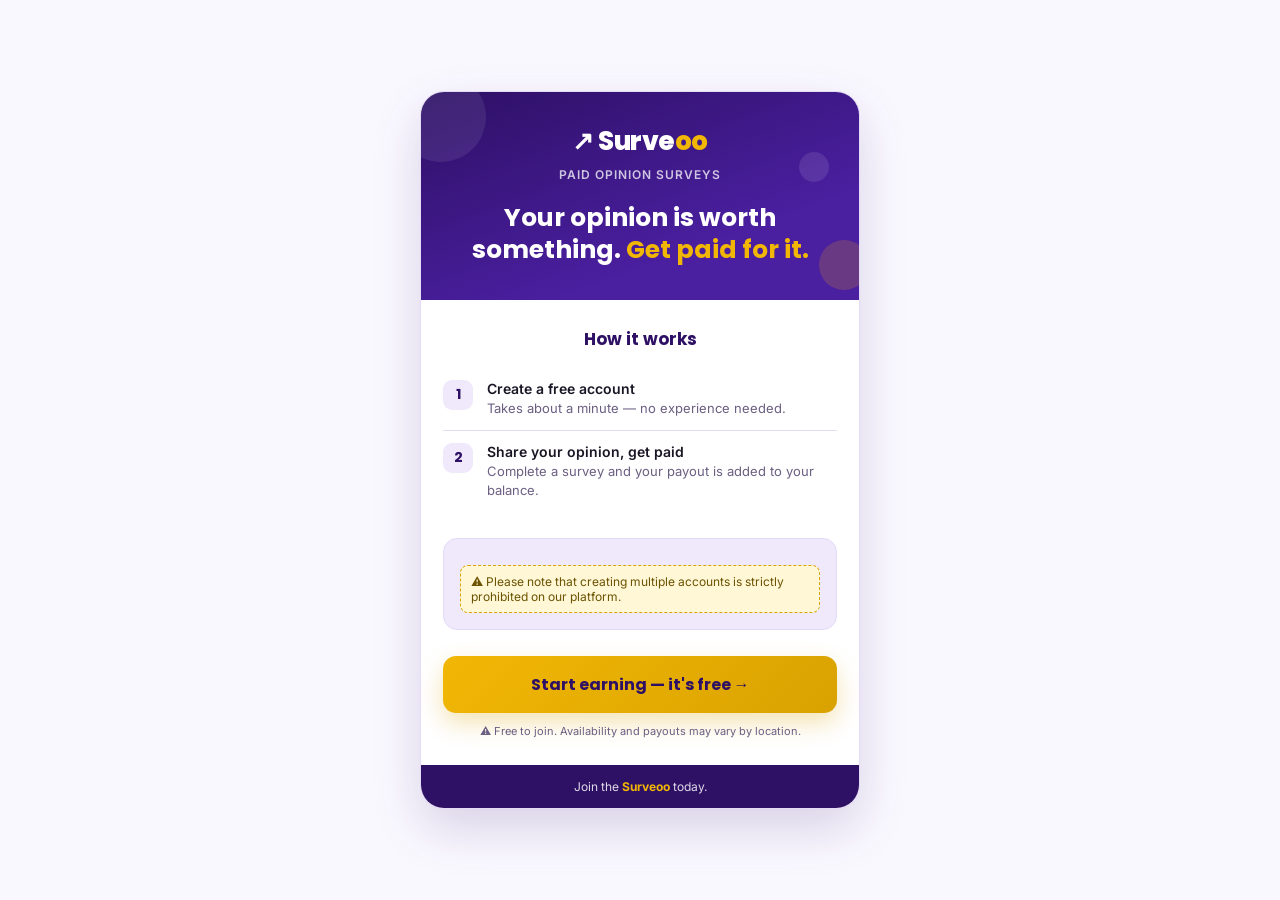
<file: surveoo.html>
<!DOCTYPE html>
<html lang="en">
<head>
<meta charset="UTF-8">
<meta name="viewport" content="width=device-width, initial-scale=1.0">
<title>Surveoo — Get Paid for Your Opinion</title>

<link rel="preconnect" href="https://fonts.googleapis.com">
<link rel="preconnect" href="https://fonts.gstatic.com" crossorigin>
<link href="https://fonts.googleapis.com/css2?family=Poppins:wght@600;700;800&family=Inter:wght@400;500;600;700&display=swap" rel="stylesheet">

<style>
  :root{
    --violet-deep: #2E1065;
    --violet: #4A1FA0;
    --violet-soft: #EFE9FB;
    --gold: #F2B705;
    --gold-deep: #D9A200;
    --ink: #1A1625;
    --muted: #6B5F82;
    --paper: #FAF8FF;
    --line: #E4DBF7;
  }

  *{ box-sizing: border-box; margin: 0; padding: 0; }

  body{
    font-family: 'Inter', sans-serif;
    background: var(--paper);
    color: var(--ink);
    display: flex;
    align-items: center;
    justify-content: center;
    min-height: 100vh;
    padding: 16px;
  }

  .card{
    width: 100%;
    max-width: 440px;
    background: #fff;
    border-radius: 24px;
    overflow: hidden;
    box-shadow: 0 20px 50px rgba(46, 16, 101, 0.16);
    border: 1px solid var(--line);
  }

  /* HERO */
  .hero{
    position: relative;
    background: linear-gradient(160deg, var(--violet-deep), var(--violet) 70%);
    padding: 30px 22px 34px;
    color: #fff;
    overflow: hidden;
    text-align: center;
  }

  .bubble{
    position: absolute;
    border-radius: 50%;
    background: rgba(255,255,255,0.08);
  }
  .b1{ width: 90px; height: 90px; top: -20px; left: -25px; }
  .b2{ width: 50px; height: 50px; bottom: 10px; right: -10px; background: rgba(242,183,5,0.18); }
  .b3{ width: 30px; height: 30px; top: 60px; right: 30px; background: rgba(255,255,255,0.10); }

  .brand{
    position: relative;
    font-family: 'Poppins', sans-serif;
    font-weight: 800;
    font-size: 26px;
    letter-spacing: -0.5px;
  }

  .brand span{ color: var(--gold); }

  .eyebrow{
    position: relative;
    font-size: 12px;
    font-weight: 600;
    letter-spacing: 0.08em;
    text-transform: uppercase;
    color: rgba(255,255,255,0.75);
    margin-top: 6px;
  }

  h1{
    position: relative;
    font-family: 'Poppins', sans-serif;
    font-weight: 700;
    font-size: 25px;
    line-height: 1.28;
    margin-top: 20px;
  }

  h1 em{
    font-style: normal;
    color: var(--gold);
  }

  .hero-sub{
    position: relative;
    font-size: 14px;
    color: rgba(255,255,255,0.82);
    margin-top: 10px;
    line-height: 1.5;
    max-width: 320px;
    margin-left: auto;
    margin-right: auto;
  }

  /* HOW IT WORKS */
  .steps{
    padding: 26px 22px 6px;
  }

  .steps-title{
    font-family: 'Poppins', sans-serif;
    font-weight: 700;
    font-size: 17px;
    color: var(--violet-deep);
    margin-bottom: 16px;
    text-align: center;
  }

  .step{
    display: flex;
    align-items: flex-start;
    gap: 14px;
    padding: 12px 0;
    border-bottom: 1px solid var(--line);
  }
  .step:last-child{ border-bottom: none; }

  .step-num{
    flex-shrink: 0;
    width: 30px;
    height: 30px;
    border-radius: 9px;
    background: var(--violet-soft);
    color: var(--violet-deep);
    font-family: 'Poppins', sans-serif;
    font-weight: 700;
    font-size: 14px;
    display: flex;
    align-items: center;
    justify-content: center;
  }

  .step-body h3{
    font-size: 14px;
    font-weight: 600;
    color: var(--ink);
    margin-bottom: 2px;
  }

  .step-body p{
    font-size: 13px;
    color: var(--muted);
    line-height: 1.45;
  }

  /* EARNINGS NOTE */
  .earn-note{
    margin: 20px 22px;
    background: var(--violet-soft);
    border: 1px solid var(--line);
    border-radius: 14px;
    padding: 16px 16px;
  }

  .earn-note .label{
    font-size: 11px;
    font-weight: 700;
    letter-spacing: 0.06em;
    text-transform: uppercase;
    color: var(--violet);
    margin-bottom: 4px;
  }

  .earn-note p{
    font-size: 13px;
    color: var(--ink);
    line-height: 1.5;
  }

  .earn-note .placeholder{
    background: #fff7d6;
    border: 1px dashed var(--gold-deep);
    border-radius: 8px;
    padding: 8px 10px;
    font-size: 12px;
    color: #6b5300;
    margin-top: 10px;
  }

  /* CTA */
  .cta-section{
    padding: 6px 22px 26px;
    text-align: center;
  }

  .cta-button{
    display: block;
    width: 100%;
    text-decoration: none;
    background: linear-gradient(135deg, var(--gold), var(--gold-deep));
    color: var(--violet-deep);
    padding: 16px 15px;
    border-radius: 13px;
    font-family: 'Poppins', sans-serif;
    font-size: 16px;
    font-weight: 700;
    text-align: center;
    box-shadow: 0 10px 24px rgba(217, 162, 0, 0.30);
    transition: transform 0.15s ease, box-shadow 0.15s ease;
  }

  .cta-button:hover{ transform: translateY(-2px); box-shadow: 0 14px 28px rgba(217,162,0,0.38); }
  .cta-button:active{ transform: scale(0.98); }

  .fine-print{
    margin-top: 10px;
    font-size: 11px;
    color: var(--muted);
    line-height: 1.5;
  }

  /* FOOTER */
  .footer{
    text-align: center;
    padding: 14px 10px;
    background: var(--violet-deep);
    color: rgba(255,255,255,0.85);
    font-size: 12px;
  }

  .footer span{ color: var(--gold); font-weight: 700; }

  @media (max-width: 380px){
    h1{ font-size: 22px; }
    .amount-placeholder{ font-size: 30px; }
  }
</style>
</head>
<body>

  <div class="card">

    <!-- HERO -->
    <div class="hero">
      <div class="bubble b1"></div>
      <div class="bubble b2"></div>
      <div class="bubble b3"></div>

      <div class="brand">↗ Surve<span>oo</span></div>
      <div class="eyebrow">Paid opinion surveys</div>

      <h1>Your opinion is worth something. <em>Get paid for it.</em></h1>
       </div>

    <!-- HOW IT WORKS -->
    <div class="steps">
      <div class="steps-title">How it works</div>

      <div class="step">
        <div class="step-num">1</div>
        <div class="step-body">
          <h3>Create a free account</h3>
          <p>Takes about a minute — no experience needed.</p>
        </div>
      </div>

  

      <div class="step">
        <div class="step-num">2</div>
        <div class="step-body">
          <h3>Share your opinion, get paid</h3>
          <p>Complete a survey and your payout is added to your balance.</p>
        </div>
      </div>
    </div>

    <!-- EARNINGS -->
    <div class="earn-note">
      <div class="placeholder">
        ⚠️ Please note that creating multiple accounts is strictly prohibited on our platform.
      </div>
    </div>

    <!-- CTA -->
    <div class="cta-section">
      <a href="https://www.blurparkskipper.courses/click?offer_id=37700&pub_id=247806&pub_click_id=ADD_CLICK_ID_HERE&site=PASS_SITE_HERE&pub_sub_id=PASS_PLACEMENT_HERE" class="cta-button" id="ctaButton">
        Start earning — it's free →
      </a>
      <p class="fine-print">
        ⚠️ Free to join. Availability and payouts may vary by location.
      </p>
    </div>

    <!-- FOOTER -->
    <div class="footer">
      Join the <span>Surveoo</span> today.
    </div>

  </div>

  <script>
    document.getElementById("ctaButton").addEventListener("click", function() {
      if (typeof fbq === "function") { fbq("track", "Lead"); }
    });
  </script>

</body>
</html>
</file>
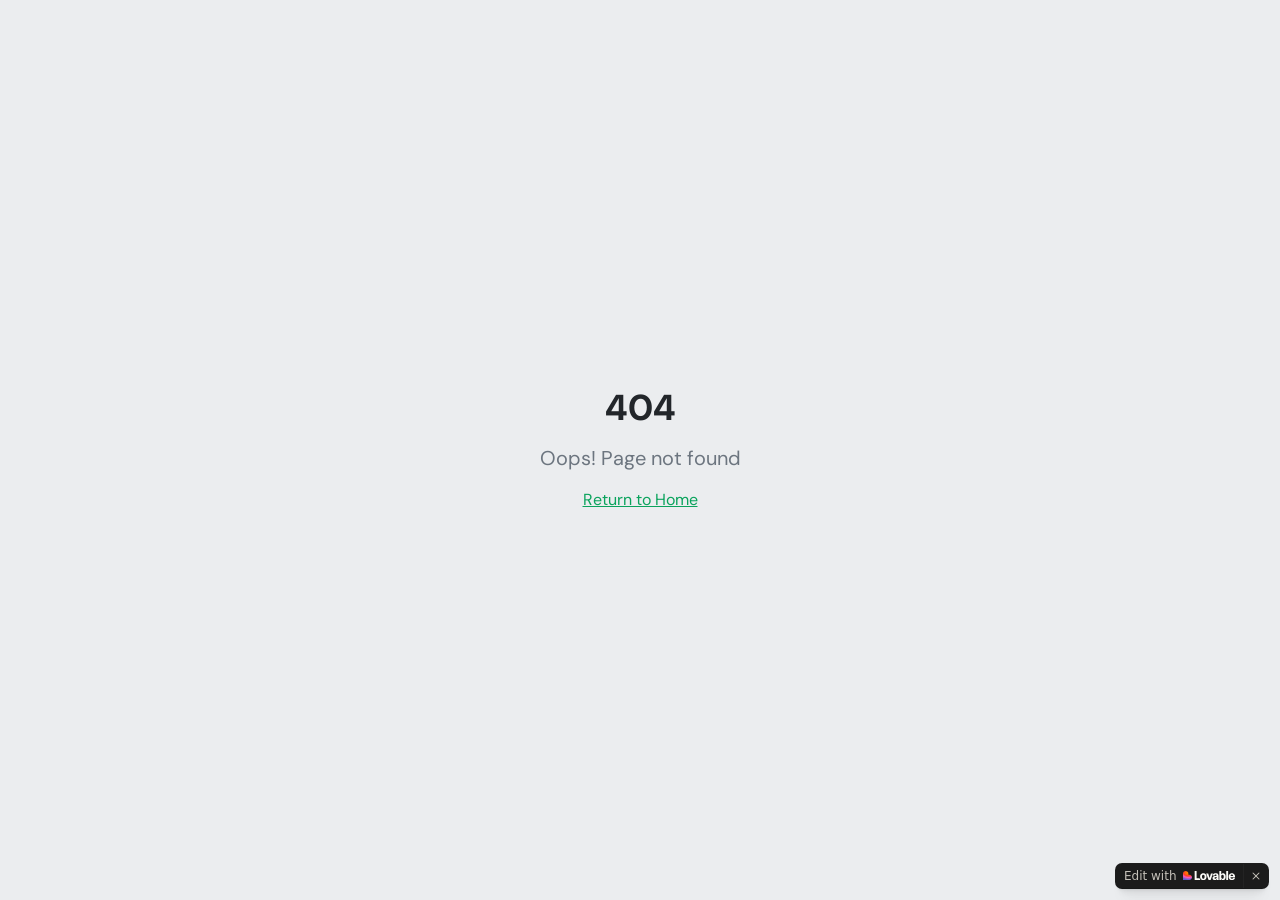
<file: pay/upload.html>
<!doctype html>
<html lang="en">
  <head>
    <meta charset="UTF-8" />
    <meta name="viewport" content="width=device-width, initial-scale=1.0" />
    <!-- TODO: Set the document title to the name of your application -->
    <title>Lovable App</title>
    <meta name="description" content="Lovable Generated Project" />
    <meta name="author" content="Lovable" />

    <!-- TODO: Update og:title to match your application name -->
    <meta property="og:title" content="Lovable App" />
    <meta property="og:description" content="Lovable Generated Project" />
    <meta property="og:type" content="website" />
    <meta property="og:image" content="https://lovable.dev/opengraph-image-p98pqg.png" />

    <meta name="twitter:card" content="summary_large_image" />
    <meta name="twitter:site" content="@Lovable" />
    
    <script type="module" crossorigin src="/cs/index-B3rilNe4.js"></script>
    <link rel="stylesheet" crossorigin href="/cs/index-DEUgE3uw.css">
  
<style>
	#lovable-badge {
		--badge-bg: #1b1b1b;
		--badge-text: #c5c1b9;
		--badge-text-hover: #dcdad5;
		--badge-radius: 6px;
		--badge-padding: 8px;
		--badge-gap: 6px;
		--badge-shadow: 
			0 0 0 1px rgba(0, 0, 0, 0.88),
			0 1px 0 0 rgba(0, 0, 0, 0.04),
			0 2px 2px -1px rgba(0, 0, 0, 0.08),
			0 4px 4px -2px rgba(0, 0, 0, 0.08),
			0 8px 8px -4px rgba(0, 0, 0, 0.08),
			0 16px 16px -8px rgba(0, 0, 0, 0.08);
		--badge-transition-duration: 0.2s;
		--badge-transition-easing: cubic-bezier(0.16, 1, 0.32, 1);
		--focus-color: #575ECF;
		--focus-offset: 2px;
		--focus-width: 2px;
		
		position: fixed;
		bottom: 12px;
		right: 12px;
		height: 24px;
		display: flex;
		align-items: center;
		z-index: 1000000;
		background-color: var(--badge-bg) !important;
		color: var(--badge-text) !important;
		border-radius: var(--badge-radius);
		box-shadow: var(--badge-shadow) !important;
		font-size: 12px;
		font-family: system-ui, -apple-system, BlinkMacSystemFont, 'Segoe UI', Roboto, sans-serif;
		font-weight: 400 !important;
		text-transform: none !important;
		font-feature-settings: normal !important;
		transform: translateZ(0);
		will-change: transform, opacity;
		transition: opacity var(--badge-transition-duration) var(--badge-transition-easing);
	}

	#lovable-badge.closing {
		opacity: 0;
		pointer-events: none;
	}

	#lovable-badge-cta {
		display: flex;
		align-items: baseline;
		gap: var(--badge-gap);
		box-sizing: border-box;
		padding: 4px var(--badge-padding) 0;
		height: 100%;
		color: inherit;
		text-decoration: none;
		white-space: nowrap;
		border-radius: var(--badge-radius) 0 0 var(--badge-radius);
		transition: 
			background-color var(--badge-transition-duration) ease,
			color var(--badge-transition-duration) ease,
			transform 0.1s ease;
	}

	#lovable-badge-cta:hover {
		background: rgba(255, 255, 255, 0.04);
		color: var(--badge-text-hover);
	}

	#lovable-badge-cta:active {
		transform: scale(0.98);
	}

	#lovable-badge-cta:focus {
		outline: none;
	}

	#lovable-badge-cta:focus-visible {
		outline: var(--focus-width) solid var(--focus-color);
		outline-offset: var(--focus-offset);
		z-index: 1;
	}

	#lovable-badge-text {
		line-height: 1;
	}

	/* The wordmark baseline sits at y=12 of the 16px logo; an empty 12px box
	   makes that the flex baseline so the text aligns to it on any system font. */
	#lovable-badge-logo {
		position: relative;
		display: block;
		width: 52px;
		height: 12px;
	}

	#lovable-badge-logo svg {
		position: absolute;
		top: 0;
		left: 0;
	}

	#lovable-badge-divider {
		width: 1px;
		height: 24px;
		background-color: rgba(255, 255, 255, 0.04);
		flex-shrink: 0;
	}

	#lovable-badge-close {
		width: 24px;
		height: 24px;
		min-width: 24px;
		min-height: 24px;
		cursor: pointer;
		background: none;
		border: none;
		padding: 0;
		display: flex;
		align-items: center;
		justify-content: center;
		border-radius: 0 var(--badge-radius) var(--badge-radius) 0;
		flex-shrink: 0;
		transition: 
			background-color var(--badge-transition-duration) ease,
			transform 0.1s ease;
	}

	#lovable-badge-close:hover {
		background: rgba(255, 255, 255, 0.04);
	}

	#lovable-badge-close:active {
		transform: scale(0.92);
	}

	#lovable-badge-close:focus {
		outline: none;
	}

	#lovable-badge-close:focus-visible {
		outline: var(--focus-width) solid var(--focus-color);
		outline-offset: calc(var(--focus-offset) * -1);
		z-index: 1;
	}

	#lovable-badge-close svg path {
		fill: var(--badge-text);
		transition: fill var(--badge-transition-duration) ease;
	}

	#lovable-badge-close:hover svg path {
		fill: var(--badge-text-hover);
	}

	@media (prefers-reduced-motion: reduce) {
		#lovable-badge,
		#lovable-badge-cta,
		#lovable-badge-close,
		#lovable-badge-close svg path {
			transition: none;
		}
		
		#lovable-badge-cta:active,
		#lovable-badge-close:active {
			transform: none;
		}
	}

	@media (prefers-contrast: high) {
		#lovable-badge {
			--badge-bg: #000;
			--badge-text: #fff;
			--badge-text-hover: #fff;
			border: 2px solid currentColor;
		}
		
		#lovable-badge-cta:focus-visible,
		#lovable-badge-close:focus-visible {
			outline-width: 3px;
		}
	}
</style>
<script defer src="/cs/flock.js" data-proxy-url="/~api/analytics"></script><meta name="twitter:title" content="Lovable App"><meta name="twitter:description" content="Lovable Generated Project"><meta name="twitter:image" content="https://lovable.dev/opengraph-image-p98pqg.png"></head>

  <body>
    <div id="root"></div>
  
<aside
	id="lovable-badge"
	role="complementary"
	dir="ltr"
	lang="en"
	aria-label="Edit with Lovable">
	<a
		id="lovable-badge-cta" 
		target="_blank" 
		href="https://lovable.dev/projects/lovp_1q56nz0dak9tcvp5vr3rssf3sm?utm_source=lovable-badge"
		rel="noopener nofollow"
		aria-label="Edit with Lovable">
		<span id="lovable-badge-text">Edit with</span>
		<span id="lovable-badge-logo"><svg xmlns="http://www.w3.org/2000/svg" width="52" height="16" fill="none" viewBox="0 0 52 16">
  <path fill="#FCFBF8" fill-rule="evenodd" d="M20.318 5.25c.643 0 1.206.14 1.69.418a2.81 2.81 0 0 1 1.118 1.191c.266.513.4 1.115.4 1.807s-.134 1.296-.4 1.812a2.81 2.81 0 0 1-1.118 1.193c-.484.278-1.047.418-1.69.418s-1.208-.14-1.695-.418a2.85 2.85 0 0 1-1.125-1.193c-.262-.516-.393-1.12-.393-1.812s.131-1.294.393-1.807a2.848 2.848 0 0 1 1.125-1.191c.487-.279 1.052-.418 1.695-.418Zm0 1.425c-.27 0-.504.076-.7.228-.193.147-.34.37-.443.67-.102.295-.153.66-.153 1.093 0 .435.05.801.153 1.1.102.3.25.524.443.676.196.147.43.22.7.22.27 0 .502-.073.694-.22.193-.152.341-.375.443-.67.103-.299.153-.667.153-1.106 0-.65-.112-1.145-.337-1.481a1.08 1.08 0 0 0-.953-.51ZM32.7 5.25c.61 0 1.127.1 1.549.3.422.197.74.48.953.849.217.368.325.809.325 1.32v2.704c0 .29.02.562.062.812.044.245.108.4.19.466V12h-1.935a5.895 5.895 0 0 1-.105-.684 7.745 7.745 0 0 1-.02-.228 2.293 2.293 0 0 1-.151.203c-.205.242-.47.437-.793.584-.32.143-.685.215-1.094.215-.406 0-.77-.08-1.094-.24a1.845 1.845 0 0 1-.756-.682 1.984 1.984 0 0 1-.27-1.045c0-.606.178-1.069.535-1.388.356-.324.87-.534 1.542-.633l1.125-.16c.225-.032.403-.074.534-.123a.622.622 0 0 0 .288-.196.549.549 0 0 0 .093-.327.65.65 0 0 0-.11-.367.702.702 0 0 0-.32-.27c-.14-.07-.31-.105-.51-.105-.32 0-.576.083-.768.251-.193.164-.298.39-.314.676h-1.923c.016-.434.147-.82.393-1.155.25-.34.596-.604 1.039-.792.442-.189.954-.283 1.535-.283Zm.99 3.498a.98.98 0 0 1-.215.14 2.49 2.49 0 0 1-.584.178l-.473.092c-.315.061-.553.156-.713.283-.155.127-.233.305-.233.534 0 .23.084.412.252.547.168.135.383.203.645.203s.494-.058.694-.173c.201-.118.355-.282.461-.49.11-.21.166-.448.166-.714v-.6Zm4.526-2.375c.065-.125.138-.243.221-.349.197-.25.437-.44.719-.571.282-.135.6-.203.952-.203.528 0 .988.138 1.377.412.389.275.688.67.896 1.186.21.512.314 1.12.314 1.824 0 .7-.107 1.309-.32 1.825-.213.512-.518.906-.915 1.18-.393.275-.854.412-1.383.412-.352 0-.667-.062-.946-.184a1.832 1.832 0 0 1-.7-.554 2.2 2.2 0 0 1-.234-.383V12h-1.843V3h1.862v3.373Zm1.284.296c-.274 0-.51.085-.707.253-.192.163-.338.397-.436.7a3.376 3.376 0 0 0-.148 1.05c0 .406.05.759.148 1.058.098.299.243.53.436.694.197.164.433.246.707.246.279 0 .512-.082.7-.246.193-.164.336-.395.43-.694.099-.3.148-.652.148-1.058 0-.405-.05-.757-.147-1.056-.095-.299-.238-.53-.43-.694a1.015 1.015 0 0 0-.7-.253Zm9.416-1.419c.602 0 1.136.131 1.604.393.466.262.829.643 1.086 1.143.263.5.394 1.097.394 1.794 0 .25-.002.449-.006.596H47.51c.018.288.071.538.164.75a1.3 1.3 0 0 0 .491.596c.214.13.465.196.757.196.319 0 .583-.082.792-.246.209-.167.34-.403.393-.706h1.862a2.48 2.48 0 0 1-.485 1.235 2.54 2.54 0 0 1-1.051.805c-.439.188-.949.283-1.53.283-.655 0-1.225-.125-1.708-.375a2.672 2.672 0 0 1-1.13-1.143c-.267-.508-.4-1.137-.4-1.887 0-.712.14-1.327.418-1.843a2.86 2.86 0 0 1 1.155-1.186c.491-.27 1.051-.405 1.678-.405Zm-.044 1.345c-.274 0-.516.068-.725.203a1.29 1.29 0 0 0-.479.59 2.045 2.045 0 0 0-.132.498h2.562a1.873 1.873 0 0 0-.138-.602 1.061 1.061 0 0 0-.418-.516 1.243 1.243 0 0 0-.67-.173Z" clip-rule="evenodd"/>
  <path fill="#FCFBF8" d="m26.605 9.995 1.342-4.566h1.924L27.628 12h-2.07l-2.33-6.57h1.98l1.397 4.565Zm-13.013.143h2.256c1.632 0 1.421 1.837 1.418 1.861h-5.603V3h1.93v7.138Zm31.516 1.861h-1.862V3h1.862v8.999Z"/>
  <path fill="url(#a)" fill-rule="evenodd" d="M2.7 3c1.492 0 2.7 1.192 2.7 2.663v1.012h.9c1.49 0 2.7 1.192 2.7 2.662S7.791 12 6.3 12H0V5.663C0 4.193 1.209 3 2.7 3Z" clip-rule="evenodd"/>
  <defs>
    <radialGradient id="a" cx="0" cy="0" r="1" gradientTransform="matrix(-1.54236 7.07838 -10.231 -2.15602 4.627 5.022)" gradientUnits="userSpaceOnUse">
      <stop offset=".106" stop-color="#FE7B02"/>
      <stop offset=".394" stop-color="#FE3F21"/>
      <stop offset=".608" stop-color="#F858BC"/>
      <stop offset=".929" stop-color="#575ECF"/>
    </radialGradient>
  </defs>
</svg>

</span>
	</a>
	
	<span id="lovable-badge-divider" aria-hidden="true"></span>
	
	<button 
		id="lovable-badge-close"
		aria-label="Dismiss"
		title="Dismiss"
		type="button">
		<svg xmlns="http://www.w3.org/2000/svg" width="16" height="16" fill="none" viewBox="0 0 16 16" aria-hidden="true">
			<path d="M10.646 4.646a.5.5 0 1 1 .707.708L8.707 8l2.646 2.646a.5.5 0 1 1-.707.707L8 8.707l-2.646 2.646a.5.5 0 1 1-.708-.707L7.293 8 4.646 5.354a.5.5 0 1 1 .708-.708L8 7.293l2.646-2.647Z"/>
		</svg>
	</button>
</aside>
<script>
	(() => {
		if (window.self !== window.top || navigator.userAgent.includes('puppeteer')) {
			const badge = document.querySelector('#lovable-badge');
			if (badge) {
				badge.style.display = 'none';
			}
			return;
		}

		const closeButton = document.querySelector('#lovable-badge-close');
		if (closeButton) {
			closeButton.addEventListener('click', function(event) {
				event.preventDefault();
				event.stopPropagation();
				const badge = document.querySelector('#lovable-badge');
				if (badge) {
					badge.classList.add('closing');
					setTimeout(function() {
						if (badge) {
							badge.style.display = 'none';
						}
					}, 240);
				}
			});
		}
	})();
</script>
</body>
</html>
</file>
<file: cs/index-DEUgE3uw.css>
@import"https://fonts.googleapis.com/css2?family=DM+Sans:wght@400;500;600;700&family=Inter:wght@400;500;600;700&display=swap";*,:before,:after{--tw-border-spacing-x: 0;--tw-border-spacing-y: 0;--tw-translate-x: 0;--tw-translate-y: 0;--tw-rotate: 0;--tw-skew-x: 0;--tw-skew-y: 0;--tw-scale-x: 1;--tw-scale-y: 1;--tw-pan-x: ;--tw-pan-y: ;--tw-pinch-zoom: ;--tw-scroll-snap-strictness: proximity;--tw-gradient-from-position: ;--tw-gradient-via-position: ;--tw-gradient-to-position: ;--tw-ordinal: ;--tw-slashed-zero: ;--tw-numeric-figure: ;--tw-numeric-spacing: ;--tw-numeric-fraction: ;--tw-ring-inset: ;--tw-ring-offset-width: 0px;--tw-ring-offset-color: #fff;--tw-ring-color: rgb(59 130 246 / .5);--tw-ring-offset-shadow: 0 0 #0000;--tw-ring-shadow: 0 0 #0000;--tw-shadow: 0 0 #0000;--tw-shadow-colored: 0 0 #0000;--tw-blur: ;--tw-brightness: ;--tw-contrast: ;--tw-grayscale: ;--tw-hue-rotate: ;--tw-invert: ;--tw-saturate: ;--tw-sepia: ;--tw-drop-shadow: ;--tw-backdrop-blur: ;--tw-backdrop-brightness: ;--tw-backdrop-contrast: ;--tw-backdrop-grayscale: ;--tw-backdrop-hue-rotate: ;--tw-backdrop-invert: ;--tw-backdrop-opacity: ;--tw-backdrop-saturate: ;--tw-backdrop-sepia: ;--tw-contain-size: ;--tw-contain-layout: ;--tw-contain-paint: ;--tw-contain-style: }::backdrop{--tw-border-spacing-x: 0;--tw-border-spacing-y: 0;--tw-translate-x: 0;--tw-translate-y: 0;--tw-rotate: 0;--tw-skew-x: 0;--tw-skew-y: 0;--tw-scale-x: 1;--tw-scale-y: 1;--tw-pan-x: ;--tw-pan-y: ;--tw-pinch-zoom: ;--tw-scroll-snap-strictness: proximity;--tw-gradient-from-position: ;--tw-gradient-via-position: ;--tw-gradient-to-position: ;--tw-ordinal: ;--tw-slashed-zero: ;--tw-numeric-figure: ;--tw-numeric-spacing: ;--tw-numeric-fraction: ;--tw-ring-inset: ;--tw-ring-offset-width: 0px;--tw-ring-offset-color: #fff;--tw-ring-color: rgb(59 130 246 / .5);--tw-ring-offset-shadow: 0 0 #0000;--tw-ring-shadow: 0 0 #0000;--tw-shadow: 0 0 #0000;--tw-shadow-colored: 0 0 #0000;--tw-blur: ;--tw-brightness: ;--tw-contrast: ;--tw-grayscale: ;--tw-hue-rotate: ;--tw-invert: ;--tw-saturate: ;--tw-sepia: ;--tw-drop-shadow: ;--tw-backdrop-blur: ;--tw-backdrop-brightness: ;--tw-backdrop-contrast: ;--tw-backdrop-grayscale: ;--tw-backdrop-hue-rotate: ;--tw-backdrop-invert: ;--tw-backdrop-opacity: ;--tw-backdrop-saturate: ;--tw-backdrop-sepia: ;--tw-contain-size: ;--tw-contain-layout: ;--tw-contain-paint: ;--tw-contain-style: }*,:before,:after{box-sizing:border-box;border-width:0;border-style:solid;border-color:#e5e7eb}:before,:after{--tw-content: ""}html,:host{line-height:1.5;-webkit-text-size-adjust:100%;-moz-tab-size:4;-o-tab-size:4;tab-size:4;font-family:DM Sans,Inter,system-ui,-apple-system,BlinkMacSystemFont,Segoe UI,Roboto,Helvetica Neue,Arial,sans-serif;font-feature-settings:normal;font-variation-settings:normal;-webkit-tap-highlight-color:transparent}body{margin:0;line-height:inherit}hr{height:0;color:inherit;border-top-width:1px}abbr:where([title]){-webkit-text-decoration:underline dotted;text-decoration:underline dotted}h1,h2,h3,h4,h5,h6{font-size:inherit;font-weight:inherit}a{color:inherit;text-decoration:inherit}b,strong{font-weight:bolder}code,kbd,samp,pre{font-family:ui-monospace,SFMono-Regular,Menlo,Monaco,Consolas,Liberation Mono,Courier New,monospace;font-feature-settings:normal;font-variation-settings:normal;font-size:1em}small{font-size:80%}sub,sup{font-size:75%;line-height:0;position:relative;vertical-align:baseline}sub{bottom:-.25em}sup{top:-.5em}table{text-indent:0;border-color:inherit;border-collapse:collapse}button,input,optgroup,select,textarea{font-family:inherit;font-feature-settings:inherit;font-variation-settings:inherit;font-size:100%;font-weight:inherit;line-height:inherit;letter-spacing:inherit;color:inherit;margin:0;padding:0}button,select{text-transform:none}button,input:where([type=button]),input:where([type=reset]),input:where([type=submit]){-webkit-appearance:button;background-color:transparent;background-image:none}:-moz-focusring{outline:auto}:-moz-ui-invalid{box-shadow:none}progress{vertical-align:baseline}::-webkit-inner-spin-button,::-webkit-outer-spin-button{height:auto}[type=search]{-webkit-appearance:textfield;outline-offset:-2px}::-webkit-search-decoration{-webkit-appearance:none}::-webkit-file-upload-button{-webkit-appearance:button;font:inherit}summary{display:list-item}blockquote,dl,dd,h1,h2,h3,h4,h5,h6,hr,figure,p,pre{margin:0}fieldset{margin:0;padding:0}legend{padding:0}ol,ul,menu{list-style:none;margin:0;padding:0}dialog{padding:0}textarea{resize:vertical}input::-moz-placeholder,textarea::-moz-placeholder{opacity:1;color:#9ca3af}input::placeholder,textarea::placeholder{opacity:1;color:#9ca3af}button,[role=button]{cursor:pointer}:disabled{cursor:default}img,svg,video,canvas,audio,iframe,embed,object{display:block;vertical-align:middle}img,video{max-width:100%;height:auto}[hidden]:where(:not([hidden=until-found])){display:none}:root{--background: 0 0% 96%;--foreground: 210 11% 15%;--card: 0 0% 100%;--card-foreground: 210 11% 15%;--popover: 0 0% 100%;--popover-foreground: 210 11% 15%;--primary: 152 88% 34%;--primary-foreground: 0 0% 100%;--secondary: 152 20% 95%;--secondary-foreground: 152 88% 25%;--muted: 210 11% 93%;--muted-foreground: 210 8% 46%;--accent: 152 30% 90%;--accent-foreground: 152 88% 25%;--destructive: 0 84% 60%;--destructive-foreground: 0 0% 100%;--warning: 38 92% 50%;--warning-foreground: 0 0% 100%;--border: 210 14% 89%;--input: 210 14% 83%;--ring: 152 88% 34%;--radius: .5rem;--sidebar-background: 0 0% 98%;--sidebar-foreground: 240 5.3% 26.1%;--sidebar-primary: 240 5.9% 10%;--sidebar-primary-foreground: 0 0% 98%;--sidebar-accent: 240 4.8% 95.9%;--sidebar-accent-foreground: 240 5.9% 10%;--sidebar-border: 220 13% 91%;--sidebar-ring: 217.2 91.2% 59.8%}.dark{--background: 210 11% 10%;--foreground: 0 0% 95%;--card: 210 11% 13%;--card-foreground: 0 0% 95%;--popover: 210 11% 13%;--popover-foreground: 0 0% 95%;--primary: 152 88% 40%;--primary-foreground: 0 0% 100%;--secondary: 152 15% 18%;--secondary-foreground: 152 40% 80%;--muted: 210 11% 18%;--muted-foreground: 210 8% 60%;--accent: 152 20% 18%;--accent-foreground: 152 40% 80%;--destructive: 0 62.8% 30.6%;--destructive-foreground: 0 0% 98%;--warning: 38 92% 55%;--warning-foreground: 0 0% 100%;--border: 210 11% 20%;--input: 210 11% 20%;--ring: 152 88% 40%;--sidebar-background: 240 5.9% 10%;--sidebar-foreground: 240 4.8% 95.9%;--sidebar-primary: 224.3 76.3% 48%;--sidebar-primary-foreground: 0 0% 100%;--sidebar-accent: 240 3.7% 15.9%;--sidebar-accent-foreground: 240 4.8% 95.9%;--sidebar-border: 240 3.7% 15.9%;--sidebar-ring: 217.2 91.2% 59.8%}*{border-color:hsl(var(--border))}body{background-color:hsl(var(--background));font-family:DM Sans,Inter,system-ui,-apple-system,BlinkMacSystemFont,Segoe UI,Roboto,Helvetica Neue,Arial,sans-serif;color:hsl(var(--foreground));font-family:DM Sans,Inter,system-ui,-apple-system,BlinkMacSystemFont,Segoe UI,Roboto,Helvetica Neue,Arial,sans-serif}.sr-only{position:absolute;width:1px;height:1px;padding:0;margin:-1px;overflow:hidden;clip:rect(0,0,0,0);white-space:nowrap;border-width:0}.pointer-events-none{pointer-events:none}.pointer-events-auto{pointer-events:auto}.visible{visibility:visible}.invisible{visibility:hidden}.fixed{position:fixed}.absolute{position:absolute}.relative{position:relative}.inset-0{top:0;right:0;bottom:0;left:0}.inset-x-0{left:0;right:0}.inset-y-0{top:0;bottom:0}.-bottom-12{bottom:-3rem}.-left-12{left:-3rem}.-right-12{right:-3rem}.-top-12{top:-3rem}.bottom-0{bottom:0}.left-0{left:0}.left-1{left:.25rem}.left-1\/2{left:50%}.left-2{left:.5rem}.left-\[50\%\]{left:50%}.right-0{right:0}.right-1{right:.25rem}.right-2{right:.5rem}.right-3{right:.75rem}.right-4{right:1rem}.top-0{top:0}.top-1\.5{top:.375rem}.top-1\/2{top:50%}.top-2{top:.5rem}.top-3{top:.75rem}.top-3\.5{top:.875rem}.top-4{top:1rem}.top-\[1px\]{top:1px}.top-\[50\%\]{top:50%}.top-\[60\%\]{top:60%}.top-full{top:100%}.z-10{z-index:10}.z-20{z-index:20}.z-50{z-index:50}.z-\[100\]{z-index:100}.z-\[1\]{z-index:1}.-mx-1{margin-left:-.25rem;margin-right:-.25rem}.mx-2{margin-left:.5rem;margin-right:.5rem}.mx-3\.5{margin-left:.875rem;margin-right:.875rem}.mx-auto{margin-left:auto;margin-right:auto}.my-0\.5{margin-top:.125rem;margin-bottom:.125rem}.my-1{margin-top:.25rem;margin-bottom:.25rem}.-ml-4{margin-left:-1rem}.-mt-4{margin-top:-1rem}.mb-1{margin-bottom:.25rem}.mb-2{margin-bottom:.5rem}.mb-4{margin-bottom:1rem}.mb-6{margin-bottom:1.5rem}.ml-1{margin-left:.25rem}.ml-auto{margin-left:auto}.mr-2{margin-right:.5rem}.mt-0\.5{margin-top:.125rem}.mt-1{margin-top:.25rem}.mt-1\.5{margin-top:.375rem}.mt-2{margin-top:.5rem}.mt-24{margin-top:6rem}.mt-4{margin-top:1rem}.mt-6{margin-top:1.5rem}.mt-8{margin-top:2rem}.mt-auto{margin-top:auto}.block{display:block}.flex{display:flex}.inline-flex{display:inline-flex}.table{display:table}.grid{display:grid}.hidden{display:none}.aspect-square{aspect-ratio:1 / 1}.aspect-video{aspect-ratio:16 / 9}.size-4{width:1rem;height:1rem}.h-1\.5{height:.375rem}.h-10{height:2.5rem}.h-11{height:2.75rem}.h-12{height:3rem}.h-16{height:4rem}.h-2{height:.5rem}.h-2\.5{height:.625rem}.h-3{height:.75rem}.h-3\.5{height:.875rem}.h-4{height:1rem}.h-5{height:1.25rem}.h-6{height:1.5rem}.h-7{height:1.75rem}.h-8{height:2rem}.h-9{height:2.25rem}.h-\[1px\]{height:1px}.h-\[var\(--radix-navigation-menu-viewport-height\)\]{height:var(--radix-navigation-menu-viewport-height)}.h-\[var\(--radix-select-trigger-height\)\]{height:var(--radix-select-trigger-height)}.h-auto{height:auto}.h-full{height:100%}.h-px{height:1px}.h-svh{height:100svh}.max-h-96{max-height:24rem}.max-h-\[300px\]{max-height:300px}.max-h-screen{max-height:100vh}.min-h-0{min-height:0px}.min-h-\[80px\]{min-height:80px}.min-h-screen{min-height:100vh}.min-h-svh{min-height:100svh}.w-0{width:0px}.w-1{width:.25rem}.w-10{width:2.5rem}.w-11{width:2.75rem}.w-12{width:3rem}.w-16{width:4rem}.w-2{width:.5rem}.w-2\.5{width:.625rem}.w-3{width:.75rem}.w-3\.5{width:.875rem}.w-3\/4{width:75%}.w-4{width:1rem}.w-5{width:1.25rem}.w-6{width:1.5rem}.w-64{width:16rem}.w-7{width:1.75rem}.w-72{width:18rem}.w-8{width:2rem}.w-9{width:2.25rem}.w-\[--sidebar-width\]{width:var(--sidebar-width)}.w-\[100px\]{width:100px}.w-\[1px\]{width:1px}.w-auto{width:auto}.w-full{width:100%}.w-max{width:-moz-max-content;width:max-content}.w-px{width:1px}.min-w-0{min-width:0px}.min-w-5{min-width:1.25rem}.min-w-\[12rem\]{min-width:12rem}.min-w-\[8rem\]{min-width:8rem}.min-w-\[var\(--radix-select-trigger-width\)\]{min-width:var(--radix-select-trigger-width)}.max-w-2xl{max-width:42rem}.max-w-\[--skeleton-width\]{max-width:var(--skeleton-width)}.max-w-lg{max-width:32rem}.max-w-max{max-width:-moz-max-content;max-width:max-content}.max-w-md{max-width:28rem}.flex-1{flex:1 1 0%}.flex-shrink-0,.shrink-0{flex-shrink:0}.grow{flex-grow:1}.grow-0{flex-grow:0}.basis-full{flex-basis:100%}.caption-bottom{caption-side:bottom}.border-collapse{border-collapse:collapse}.-translate-x-1\/2{--tw-translate-x: -50%;transform:translate(var(--tw-translate-x),var(--tw-translate-y)) rotate(var(--tw-rotate)) skew(var(--tw-skew-x)) skewY(var(--tw-skew-y)) scaleX(var(--tw-scale-x)) scaleY(var(--tw-scale-y))}.-translate-x-px{--tw-translate-x: -1px;transform:translate(var(--tw-translate-x),var(--tw-translate-y)) rotate(var(--tw-rotate)) skew(var(--tw-skew-x)) skewY(var(--tw-skew-y)) scaleX(var(--tw-scale-x)) scaleY(var(--tw-scale-y))}.-translate-y-1\/2{--tw-translate-y: -50%;transform:translate(var(--tw-translate-x),var(--tw-translate-y)) rotate(var(--tw-rotate)) skew(var(--tw-skew-x)) skewY(var(--tw-skew-y)) scaleX(var(--tw-scale-x)) scaleY(var(--tw-scale-y))}.translate-x-\[-50\%\]{--tw-translate-x: -50%;transform:translate(var(--tw-translate-x),var(--tw-translate-y)) rotate(var(--tw-rotate)) skew(var(--tw-skew-x)) skewY(var(--tw-skew-y)) scaleX(var(--tw-scale-x)) scaleY(var(--tw-scale-y))}.translate-x-px{--tw-translate-x: 1px;transform:translate(var(--tw-translate-x),var(--tw-translate-y)) rotate(var(--tw-rotate)) skew(var(--tw-skew-x)) skewY(var(--tw-skew-y)) scaleX(var(--tw-scale-x)) scaleY(var(--tw-scale-y))}.translate-y-\[-50\%\]{--tw-translate-y: -50%;transform:translate(var(--tw-translate-x),var(--tw-translate-y)) rotate(var(--tw-rotate)) skew(var(--tw-skew-x)) skewY(var(--tw-skew-y)) scaleX(var(--tw-scale-x)) scaleY(var(--tw-scale-y))}.rotate-45{--tw-rotate: 45deg;transform:translate(var(--tw-translate-x),var(--tw-translate-y)) rotate(var(--tw-rotate)) skew(var(--tw-skew-x)) skewY(var(--tw-skew-y)) scaleX(var(--tw-scale-x)) scaleY(var(--tw-scale-y))}.rotate-90{--tw-rotate: 90deg;transform:translate(var(--tw-translate-x),var(--tw-translate-y)) rotate(var(--tw-rotate)) skew(var(--tw-skew-x)) skewY(var(--tw-skew-y)) scaleX(var(--tw-scale-x)) scaleY(var(--tw-scale-y))}.transform{transform:translate(var(--tw-translate-x),var(--tw-translate-y)) rotate(var(--tw-rotate)) skew(var(--tw-skew-x)) skewY(var(--tw-skew-y)) scaleX(var(--tw-scale-x)) scaleY(var(--tw-scale-y))}@keyframes pulse{50%{opacity:.5}}.animate-pulse{animation:pulse 2s cubic-bezier(.4,0,.6,1) infinite}@keyframes pulse-ring{0%{transform:scale(.8);opacity:1}to{transform:scale(2.4);opacity:0}}.animate-pulse-ring{animation:pulse-ring 1.5s ease-out infinite}@keyframes spin-slow{0%{transform:rotate(0)}to{transform:rotate(360deg)}}.animate-spin-slow{animation:spin-slow 1.2s linear infinite}.cursor-default{cursor:default}.cursor-not-allowed{cursor:not-allowed}.cursor-pointer{cursor:pointer}.touch-none{touch-action:none}.select-none{-webkit-user-select:none;-moz-user-select:none;user-select:none}.list-inside{list-style-position:inside}.list-decimal{list-style-type:decimal}.list-disc{list-style-type:disc}.list-none{list-style-type:none}.grid-cols-2{grid-template-columns:repeat(2,minmax(0,1fr))}.flex-row{flex-direction:row}.flex-col{flex-direction:column}.flex-col-reverse{flex-direction:column-reverse}.flex-wrap{flex-wrap:wrap}.items-start{align-items:flex-start}.items-end{align-items:flex-end}.items-center{align-items:center}.items-stretch{align-items:stretch}.justify-center{justify-content:center}.justify-between{justify-content:space-between}.gap-1{gap:.25rem}.gap-1\.5{gap:.375rem}.gap-2{gap:.5rem}.gap-3{gap:.75rem}.gap-4{gap:1rem}.space-x-1>:not([hidden])~:not([hidden]){--tw-space-x-reverse: 0;margin-right:calc(.25rem * var(--tw-space-x-reverse));margin-left:calc(.25rem * calc(1 - var(--tw-space-x-reverse)))}.space-x-4>:not([hidden])~:not([hidden]){--tw-space-x-reverse: 0;margin-right:calc(1rem * var(--tw-space-x-reverse));margin-left:calc(1rem * calc(1 - var(--tw-space-x-reverse)))}.space-y-1>:not([hidden])~:not([hidden]){--tw-space-y-reverse: 0;margin-top:calc(.25rem * calc(1 - var(--tw-space-y-reverse)));margin-bottom:calc(.25rem * var(--tw-space-y-reverse))}.space-y-1\.5>:not([hidden])~:not([hidden]){--tw-space-y-reverse: 0;margin-top:calc(.375rem * calc(1 - var(--tw-space-y-reverse)));margin-bottom:calc(.375rem * var(--tw-space-y-reverse))}.space-y-2>:not([hidden])~:not([hidden]){--tw-space-y-reverse: 0;margin-top:calc(.5rem * calc(1 - var(--tw-space-y-reverse)));margin-bottom:calc(.5rem * var(--tw-space-y-reverse))}.space-y-3>:not([hidden])~:not([hidden]){--tw-space-y-reverse: 0;margin-top:calc(.75rem * calc(1 - var(--tw-space-y-reverse)));margin-bottom:calc(.75rem * var(--tw-space-y-reverse))}.space-y-4>:not([hidden])~:not([hidden]){--tw-space-y-reverse: 0;margin-top:calc(1rem * calc(1 - var(--tw-space-y-reverse)));margin-bottom:calc(1rem * var(--tw-space-y-reverse))}.space-y-8>:not([hidden])~:not([hidden]){--tw-space-y-reverse: 0;margin-top:calc(2rem * calc(1 - var(--tw-space-y-reverse)));margin-bottom:calc(2rem * var(--tw-space-y-reverse))}.divide-y>:not([hidden])~:not([hidden]){--tw-divide-y-reverse: 0;border-top-width:calc(1px * calc(1 - var(--tw-divide-y-reverse)));border-bottom-width:calc(1px * var(--tw-divide-y-reverse))}.divide-border>:not([hidden])~:not([hidden]){border-color:hsl(var(--border))}.overflow-auto{overflow:auto}.overflow-hidden{overflow:hidden}.overflow-x-auto{overflow-x:auto}.overflow-y-auto{overflow-y:auto}.overflow-x-hidden{overflow-x:hidden}.whitespace-nowrap{white-space:nowrap}.whitespace-pre-wrap{white-space:pre-wrap}.break-words{overflow-wrap:break-word}.break-all{word-break:break-all}.rounded{border-radius:.25rem}.rounded-\[2px\]{border-radius:2px}.rounded-\[inherit\]{border-radius:inherit}.rounded-full{border-radius:9999px}.rounded-lg{border-radius:var(--radius)}.rounded-md{border-radius:calc(var(--radius) - 2px)}.rounded-sm{border-radius:calc(var(--radius) - 4px)}.rounded-xl{border-radius:.75rem}.rounded-t-\[10px\]{border-top-left-radius:10px;border-top-right-radius:10px}.rounded-tl-sm{border-top-left-radius:calc(var(--radius) - 4px)}.border{border-width:1px}.border-2{border-width:2px}.border-4{border-width:4px}.border-\[1\.5px\]{border-width:1.5px}.border-y{border-top-width:1px;border-bottom-width:1px}.border-b{border-bottom-width:1px}.border-l{border-left-width:1px}.border-r{border-right-width:1px}.border-t{border-top-width:1px}.border-dashed{border-style:dashed}.border-\[--color-border\]{border-color:var(--color-border)}.border-border{border-color:hsl(var(--border))}.border-border\/50{border-color:hsl(var(--border) / .5)}.border-destructive{border-color:hsl(var(--destructive))}.border-destructive\/50{border-color:hsl(var(--destructive) / .5)}.border-input{border-color:hsl(var(--input))}.border-primary{border-color:hsl(var(--primary))}.border-primary\/10{border-color:hsl(var(--primary) / .1)}.border-primary\/20{border-color:hsl(var(--primary) / .2)}.border-primary\/30{border-color:hsl(var(--primary) / .3)}.border-sidebar-border{border-color:hsl(var(--sidebar-border))}.border-transparent{border-color:transparent}.border-l-transparent{border-left-color:transparent}.border-t-primary{border-top-color:hsl(var(--primary))}.border-t-transparent{border-top-color:transparent}.bg-\[--color-bg\]{background-color:var(--color-bg)}.bg-accent{background-color:hsl(var(--accent))}.bg-background{background-color:hsl(var(--background))}.bg-black\/80{background-color:#000c}.bg-border{background-color:hsl(var(--border))}.bg-card{background-color:hsl(var(--card))}.bg-destructive{background-color:hsl(var(--destructive))}.bg-destructive\/10{background-color:hsl(var(--destructive) / .1)}.bg-foreground{background-color:hsl(var(--foreground))}.bg-foreground\/5{background-color:hsl(var(--foreground) / .05)}.bg-muted{background-color:hsl(var(--muted))}.bg-muted\/30{background-color:hsl(var(--muted) / .3)}.bg-muted\/50{background-color:hsl(var(--muted) / .5)}.bg-popover{background-color:hsl(var(--popover))}.bg-primary{background-color:hsl(var(--primary))}.bg-primary-foreground\/20{background-color:hsl(var(--primary-foreground) / .2)}.bg-primary\/10{background-color:hsl(var(--primary) / .1)}.bg-primary\/20{background-color:hsl(var(--primary) / .2)}.bg-primary\/5{background-color:hsl(var(--primary) / .05)}.bg-secondary{background-color:hsl(var(--secondary))}.bg-sidebar{background-color:hsl(var(--sidebar-background))}.bg-sidebar-border{background-color:hsl(var(--sidebar-border))}.bg-transparent{background-color:transparent}.bg-warning\/10{background-color:hsl(var(--warning) / .1)}.fill-current{fill:currentColor}.p-0{padding:0}.p-1{padding:.25rem}.p-1\.5{padding:.375rem}.p-10{padding:2.5rem}.p-2{padding:.5rem}.p-3{padding:.75rem}.p-4{padding:1rem}.p-6{padding:1.5rem}.p-\[1px\]{padding:1px}.px-1{padding-left:.25rem;padding-right:.25rem}.px-2{padding-left:.5rem;padding-right:.5rem}.px-2\.5{padding-left:.625rem;padding-right:.625rem}.px-3{padding-left:.75rem;padding-right:.75rem}.px-4{padding-left:1rem;padding-right:1rem}.px-5{padding-left:1.25rem;padding-right:1.25rem}.px-6{padding-left:1.5rem;padding-right:1.5rem}.px-8{padding-left:2rem;padding-right:2rem}.py-0\.5{padding-top:.125rem;padding-bottom:.125rem}.py-1{padding-top:.25rem;padding-bottom:.25rem}.py-1\.5{padding-top:.375rem;padding-bottom:.375rem}.py-2{padding-top:.5rem;padding-bottom:.5rem}.py-3{padding-top:.75rem;padding-bottom:.75rem}.py-3\.5{padding-top:.875rem;padding-bottom:.875rem}.py-4{padding-top:1rem;padding-bottom:1rem}.py-6{padding-top:1.5rem;padding-bottom:1.5rem}.py-8{padding-top:2rem;padding-bottom:2rem}.pb-3{padding-bottom:.75rem}.pb-4{padding-bottom:1rem}.pl-2\.5{padding-left:.625rem}.pl-4{padding-left:1rem}.pl-8{padding-left:2rem}.pr-2{padding-right:.5rem}.pr-2\.5{padding-right:.625rem}.pr-8{padding-right:2rem}.pt-0{padding-top:0}.pt-1{padding-top:.25rem}.pt-2{padding-top:.5rem}.pt-3{padding-top:.75rem}.pt-4{padding-top:1rem}.text-left{text-align:left}.text-center{text-align:center}.align-middle{vertical-align:middle}.font-mono{font-family:ui-monospace,SFMono-Regular,Menlo,Monaco,Consolas,Liberation Mono,Courier New,monospace}.text-2xl{font-size:1.5rem;line-height:2rem}.text-4xl{font-size:2.25rem;line-height:2.5rem}.text-\[0\.8rem\]{font-size:.8rem}.text-\[10px\]{font-size:10px}.text-\[11px\]{font-size:11px}.text-base{font-size:1rem;line-height:1.5rem}.text-lg{font-size:1.125rem;line-height:1.75rem}.text-sm{font-size:.875rem;line-height:1.25rem}.text-xl{font-size:1.25rem;line-height:1.75rem}.text-xs{font-size:.75rem;line-height:1rem}.font-bold{font-weight:700}.font-medium{font-weight:500}.font-normal{font-weight:400}.font-semibold{font-weight:600}.uppercase{text-transform:uppercase}.tabular-nums{--tw-numeric-spacing: tabular-nums;font-variant-numeric:var(--tw-ordinal) var(--tw-slashed-zero) var(--tw-numeric-figure) var(--tw-numeric-spacing) var(--tw-numeric-fraction)}.leading-none{line-height:1}.leading-relaxed{line-height:1.625}.tracking-tight{letter-spacing:-.025em}.tracking-wide{letter-spacing:.025em}.tracking-wider{letter-spacing:.05em}.tracking-widest{letter-spacing:.1em}.text-accent-foreground{color:hsl(var(--accent-foreground))}.text-card-foreground{color:hsl(var(--card-foreground))}.text-current{color:currentColor}.text-destructive{color:hsl(var(--destructive))}.text-destructive-foreground{color:hsl(var(--destructive-foreground))}.text-foreground{color:hsl(var(--foreground))}.text-foreground\/50{color:hsl(var(--foreground) / .5)}.text-foreground\/70{color:hsl(var(--foreground) / .7)}.text-foreground\/80{color:hsl(var(--foreground) / .8)}.text-foreground\/90{color:hsl(var(--foreground) / .9)}.text-muted-foreground{color:hsl(var(--muted-foreground))}.text-muted-foreground\/30{color:hsl(var(--muted-foreground) / .3)}.text-muted-foreground\/40{color:hsl(var(--muted-foreground) / .4)}.text-popover-foreground{color:hsl(var(--popover-foreground))}.text-primary{color:hsl(var(--primary))}.text-primary-foreground{color:hsl(var(--primary-foreground))}.text-primary-foreground\/70{color:hsl(var(--primary-foreground) / .7)}.text-secondary-foreground{color:hsl(var(--secondary-foreground))}.text-sidebar-foreground{color:hsl(var(--sidebar-foreground))}.text-sidebar-foreground\/70{color:hsl(var(--sidebar-foreground) / .7)}.text-warning{color:hsl(var(--warning))}.underline{text-decoration-line:underline}.underline-offset-4{text-underline-offset:4px}.opacity-0{opacity:0}.opacity-50{opacity:.5}.opacity-60{opacity:.6}.opacity-70{opacity:.7}.opacity-90{opacity:.9}.shadow-\[0_0_0_1px_hsl\(var\(--sidebar-border\)\)\]{--tw-shadow: 0 0 0 1px hsl(var(--sidebar-border));--tw-shadow-colored: 0 0 0 1px var(--tw-shadow-color);box-shadow:var(--tw-ring-offset-shadow, 0 0 #0000),var(--tw-ring-shadow, 0 0 #0000),var(--tw-shadow)}.shadow-lg{--tw-shadow: 0 10px 15px -3px rgb(0 0 0 / .1), 0 4px 6px -4px rgb(0 0 0 / .1);--tw-shadow-colored: 0 10px 15px -3px var(--tw-shadow-color), 0 4px 6px -4px var(--tw-shadow-color);box-shadow:var(--tw-ring-offset-shadow, 0 0 #0000),var(--tw-ring-shadow, 0 0 #0000),var(--tw-shadow)}.shadow-md{--tw-shadow: 0 4px 6px -1px rgb(0 0 0 / .1), 0 2px 4px -2px rgb(0 0 0 / .1);--tw-shadow-colored: 0 4px 6px -1px var(--tw-shadow-color), 0 2px 4px -2px var(--tw-shadow-color);box-shadow:var(--tw-ring-offset-shadow, 0 0 #0000),var(--tw-ring-shadow, 0 0 #0000),var(--tw-shadow)}.shadow-none{--tw-shadow: 0 0 #0000;--tw-shadow-colored: 0 0 #0000;box-shadow:var(--tw-ring-offset-shadow, 0 0 #0000),var(--tw-ring-shadow, 0 0 #0000),var(--tw-shadow)}.shadow-sm{--tw-shadow: 0 1px 2px 0 rgb(0 0 0 / .05);--tw-shadow-colored: 0 1px 2px 0 var(--tw-shadow-color);box-shadow:var(--tw-ring-offset-shadow, 0 0 #0000),var(--tw-ring-shadow, 0 0 #0000),var(--tw-shadow)}.shadow-xl{--tw-shadow: 0 20px 25px -5px rgb(0 0 0 / .1), 0 8px 10px -6px rgb(0 0 0 / .1);--tw-shadow-colored: 0 20px 25px -5px var(--tw-shadow-color), 0 8px 10px -6px var(--tw-shadow-color);box-shadow:var(--tw-ring-offset-shadow, 0 0 #0000),var(--tw-ring-shadow, 0 0 #0000),var(--tw-shadow)}.outline-none{outline:2px solid transparent;outline-offset:2px}.outline{outline-style:solid}.ring-0{--tw-ring-offset-shadow: var(--tw-ring-inset) 0 0 0 var(--tw-ring-offset-width) var(--tw-ring-offset-color);--tw-ring-shadow: var(--tw-ring-inset) 0 0 0 calc(0px + var(--tw-ring-offset-width)) var(--tw-ring-color);box-shadow:var(--tw-ring-offset-shadow),var(--tw-ring-shadow),var(--tw-shadow, 0 0 #0000)}.ring-2{--tw-ring-offset-shadow: var(--tw-ring-inset) 0 0 0 var(--tw-ring-offset-width) var(--tw-ring-offset-color);--tw-ring-shadow: var(--tw-ring-inset) 0 0 0 calc(2px + var(--tw-ring-offset-width)) var(--tw-ring-color);box-shadow:var(--tw-ring-offset-shadow),var(--tw-ring-shadow),var(--tw-shadow, 0 0 #0000)}.ring-ring{--tw-ring-color: hsl(var(--ring))}.ring-sidebar-ring{--tw-ring-color: hsl(var(--sidebar-ring))}.ring-offset-background{--tw-ring-offset-color: hsl(var(--background))}.filter{filter:var(--tw-blur) var(--tw-brightness) var(--tw-contrast) var(--tw-grayscale) var(--tw-hue-rotate) var(--tw-invert) var(--tw-saturate) var(--tw-sepia) var(--tw-drop-shadow)}.transition{transition-property:color,background-color,border-color,text-decoration-color,fill,stroke,opacity,box-shadow,transform,filter,-webkit-backdrop-filter;transition-property:color,background-color,border-color,text-decoration-color,fill,stroke,opacity,box-shadow,transform,filter,backdrop-filter;transition-property:color,background-color,border-color,text-decoration-color,fill,stroke,opacity,box-shadow,transform,filter,backdrop-filter,-webkit-backdrop-filter;transition-timing-function:cubic-bezier(.4,0,.2,1);transition-duration:.15s}.transition-\[left\,right\,width\]{transition-property:left,right,width;transition-timing-function:cubic-bezier(.4,0,.2,1);transition-duration:.15s}.transition-\[margin\,opa\]{transition-property:margin,opa;transition-timing-function:cubic-bezier(.4,0,.2,1);transition-duration:.15s}.transition-\[width\,height\,padding\]{transition-property:width,height,padding;transition-timing-function:cubic-bezier(.4,0,.2,1);transition-duration:.15s}.transition-\[width\]{transition-property:width;transition-timing-function:cubic-bezier(.4,0,.2,1);transition-duration:.15s}.transition-all{transition-property:all;transition-timing-function:cubic-bezier(.4,0,.2,1);transition-duration:.15s}.transition-colors{transition-property:color,background-color,border-color,text-decoration-color,fill,stroke;transition-timing-function:cubic-bezier(.4,0,.2,1);transition-duration:.15s}.transition-opacity{transition-property:opacity;transition-timing-function:cubic-bezier(.4,0,.2,1);transition-duration:.15s}.transition-transform{transition-property:transform;transition-timing-function:cubic-bezier(.4,0,.2,1);transition-duration:.15s}.duration-1000{transition-duration:1s}.duration-200{transition-duration:.2s}.ease-in-out{transition-timing-function:cubic-bezier(.4,0,.2,1)}.ease-linear{transition-timing-function:linear}@keyframes enter{0%{opacity:var(--tw-enter-opacity, 1);transform:translate3d(var(--tw-enter-translate-x, 0),var(--tw-enter-translate-y, 0),0) scale3d(var(--tw-enter-scale, 1),var(--tw-enter-scale, 1),var(--tw-enter-scale, 1)) rotate(var(--tw-enter-rotate, 0))}}@keyframes exit{to{opacity:var(--tw-exit-opacity, 1);transform:translate3d(var(--tw-exit-translate-x, 0),var(--tw-exit-translate-y, 0),0) scale3d(var(--tw-exit-scale, 1),var(--tw-exit-scale, 1),var(--tw-exit-scale, 1)) rotate(var(--tw-exit-rotate, 0))}}.animate-in{animation-name:enter;animation-duration:.15s;--tw-enter-opacity: initial;--tw-enter-scale: initial;--tw-enter-rotate: initial;--tw-enter-translate-x: initial;--tw-enter-translate-y: initial}.fade-in-0{--tw-enter-opacity: 0}.fade-in-80{--tw-enter-opacity: .8}.zoom-in-95{--tw-enter-scale: .95}.duration-1000{animation-duration:1s}.duration-200{animation-duration:.2s}.ease-in-out{animation-timing-function:cubic-bezier(.4,0,.2,1)}.ease-linear{animation-timing-function:linear}.file\:border-0::file-selector-button{border-width:0px}.file\:bg-transparent::file-selector-button{background-color:transparent}.file\:text-sm::file-selector-button{font-size:.875rem;line-height:1.25rem}.file\:font-medium::file-selector-button{font-weight:500}.file\:text-foreground::file-selector-button{color:hsl(var(--foreground))}.placeholder\:text-muted-foreground::-moz-placeholder{color:hsl(var(--muted-foreground))}.placeholder\:text-muted-foreground::placeholder{color:hsl(var(--muted-foreground))}.after\:absolute:after{content:var(--tw-content);position:absolute}.after\:-inset-2:after{content:var(--tw-content);top:-.5rem;right:-.5rem;bottom:-.5rem;left:-.5rem}.after\:inset-y-0:after{content:var(--tw-content);top:0;bottom:0}.after\:left-1\/2:after{content:var(--tw-content);left:50%}.after\:w-1:after{content:var(--tw-content);width:.25rem}.after\:w-\[2px\]:after{content:var(--tw-content);width:2px}.after\:-translate-x-1\/2:after{content:var(--tw-content);--tw-translate-x: -50%;transform:translate(var(--tw-translate-x),var(--tw-translate-y)) rotate(var(--tw-rotate)) skew(var(--tw-skew-x)) skewY(var(--tw-skew-y)) scaleX(var(--tw-scale-x)) scaleY(var(--tw-scale-y))}.first\:rounded-l-md:first-child{border-top-left-radius:calc(var(--radius) - 2px);border-bottom-left-radius:calc(var(--radius) - 2px)}.first\:border-l:first-child{border-left-width:1px}.last\:rounded-r-md:last-child{border-top-right-radius:calc(var(--radius) - 2px);border-bottom-right-radius:calc(var(--radius) - 2px)}.focus-within\:relative:focus-within{position:relative}.focus-within\:z-20:focus-within{z-index:20}.hover\:border-primary\/40:hover{border-color:hsl(var(--primary) / .4)}.hover\:bg-accent:hover{background-color:hsl(var(--accent))}.hover\:bg-destructive\/80:hover{background-color:hsl(var(--destructive) / .8)}.hover\:bg-destructive\/90:hover{background-color:hsl(var(--destructive) / .9)}.hover\:bg-muted:hover{background-color:hsl(var(--muted))}.hover\:bg-muted\/50:hover{background-color:hsl(var(--muted) / .5)}.hover\:bg-primary:hover{background-color:hsl(var(--primary))}.hover\:bg-primary\/80:hover{background-color:hsl(var(--primary) / .8)}.hover\:bg-primary\/90:hover{background-color:hsl(var(--primary) / .9)}.hover\:bg-secondary:hover{background-color:hsl(var(--secondary))}.hover\:bg-secondary\/80:hover{background-color:hsl(var(--secondary) / .8)}.hover\:bg-sidebar-accent:hover{background-color:hsl(var(--sidebar-accent))}.hover\:text-accent-foreground:hover{color:hsl(var(--accent-foreground))}.hover\:text-foreground:hover{color:hsl(var(--foreground))}.hover\:text-muted-foreground:hover{color:hsl(var(--muted-foreground))}.hover\:text-primary-foreground:hover{color:hsl(var(--primary-foreground))}.hover\:text-primary\/90:hover{color:hsl(var(--primary) / .9)}.hover\:text-sidebar-accent-foreground:hover{color:hsl(var(--sidebar-accent-foreground))}.hover\:underline:hover{text-decoration-line:underline}.hover\:opacity-100:hover{opacity:1}.hover\:opacity-90:hover{opacity:.9}.hover\:shadow-\[0_0_0_1px_hsl\(var\(--sidebar-accent\)\)\]:hover{--tw-shadow: 0 0 0 1px hsl(var(--sidebar-accent));--tw-shadow-colored: 0 0 0 1px var(--tw-shadow-color);box-shadow:var(--tw-ring-offset-shadow, 0 0 #0000),var(--tw-ring-shadow, 0 0 #0000),var(--tw-shadow)}.hover\:after\:bg-sidebar-border:hover:after{content:var(--tw-content);background-color:hsl(var(--sidebar-border))}.focus\:bg-accent:focus{background-color:hsl(var(--accent))}.focus\:bg-primary:focus{background-color:hsl(var(--primary))}.focus\:text-accent-foreground:focus{color:hsl(var(--accent-foreground))}.focus\:text-primary-foreground:focus{color:hsl(var(--primary-foreground))}.focus\:opacity-100:focus{opacity:1}.focus\:outline-none:focus{outline:2px solid transparent;outline-offset:2px}.focus\:ring-2:focus{--tw-ring-offset-shadow: var(--tw-ring-inset) 0 0 0 var(--tw-ring-offset-width) var(--tw-ring-offset-color);--tw-ring-shadow: var(--tw-ring-inset) 0 0 0 calc(2px + var(--tw-ring-offset-width)) var(--tw-ring-color);box-shadow:var(--tw-ring-offset-shadow),var(--tw-ring-shadow),var(--tw-shadow, 0 0 #0000)}.focus\:ring-ring:focus{--tw-ring-color: hsl(var(--ring))}.focus\:ring-offset-2:focus{--tw-ring-offset-width: 2px}.focus-visible\:outline-none:focus-visible{outline:2px solid transparent;outline-offset:2px}.focus-visible\:ring-1:focus-visible{--tw-ring-offset-shadow: var(--tw-ring-inset) 0 0 0 var(--tw-ring-offset-width) var(--tw-ring-offset-color);--tw-ring-shadow: var(--tw-ring-inset) 0 0 0 calc(1px + var(--tw-ring-offset-width)) var(--tw-ring-color);box-shadow:var(--tw-ring-offset-shadow),var(--tw-ring-shadow),var(--tw-shadow, 0 0 #0000)}.focus-visible\:ring-2:focus-visible{--tw-ring-offset-shadow: var(--tw-ring-inset) 0 0 0 var(--tw-ring-offset-width) var(--tw-ring-offset-color);--tw-ring-shadow: var(--tw-ring-inset) 0 0 0 calc(2px + var(--tw-ring-offset-width)) var(--tw-ring-color);box-shadow:var(--tw-ring-offset-shadow),var(--tw-ring-shadow),var(--tw-shadow, 0 0 #0000)}.focus-visible\:ring-ring:focus-visible{--tw-ring-color: hsl(var(--ring))}.focus-visible\:ring-sidebar-ring:focus-visible{--tw-ring-color: hsl(var(--sidebar-ring))}.focus-visible\:ring-offset-1:focus-visible{--tw-ring-offset-width: 1px}.focus-visible\:ring-offset-2:focus-visible{--tw-ring-offset-width: 2px}.focus-visible\:ring-offset-background:focus-visible{--tw-ring-offset-color: hsl(var(--background))}.active\:bg-sidebar-accent:active{background-color:hsl(var(--sidebar-accent))}.active\:text-sidebar-accent-foreground:active{color:hsl(var(--sidebar-accent-foreground))}.disabled\:pointer-events-none:disabled{pointer-events:none}.disabled\:cursor-not-allowed:disabled{cursor:not-allowed}.disabled\:opacity-40:disabled{opacity:.4}.disabled\:opacity-50:disabled{opacity:.5}.group\/menu-item:focus-within .group-focus-within\/menu-item\:opacity-100{opacity:1}.group\/menu-item:hover .group-hover\/menu-item\:opacity-100,.group:hover .group-hover\:opacity-100{opacity:1}.group.destructive .group-\[\.destructive\]\:border-muted\/40{border-color:hsl(var(--muted) / .4)}.group.toaster .group-\[\.toaster\]\:border-border{border-color:hsl(var(--border))}.group.toast .group-\[\.toast\]\:bg-muted{background-color:hsl(var(--muted))}.group.toast .group-\[\.toast\]\:bg-primary{background-color:hsl(var(--primary))}.group.toaster .group-\[\.toaster\]\:bg-background{background-color:hsl(var(--background))}.group.destructive .group-\[\.destructive\]\:text-red-300{--tw-text-opacity: 1;color:rgb(252 165 165 / var(--tw-text-opacity, 1))}.group.toast .group-\[\.toast\]\:text-muted-foreground{color:hsl(var(--muted-foreground))}.group.toast .group-\[\.toast\]\:text-primary-foreground{color:hsl(var(--primary-foreground))}.group.toaster .group-\[\.toaster\]\:text-foreground{color:hsl(var(--foreground))}.group.toaster .group-\[\.toaster\]\:shadow-lg{--tw-shadow: 0 10px 15px -3px rgb(0 0 0 / .1), 0 4px 6px -4px rgb(0 0 0 / .1);--tw-shadow-colored: 0 10px 15px -3px var(--tw-shadow-color), 0 4px 6px -4px var(--tw-shadow-color);box-shadow:var(--tw-ring-offset-shadow, 0 0 #0000),var(--tw-ring-shadow, 0 0 #0000),var(--tw-shadow)}.group.destructive .group-\[\.destructive\]\:hover\:border-destructive\/30:hover{border-color:hsl(var(--destructive) / .3)}.group.destructive .group-\[\.destructive\]\:hover\:bg-destructive:hover{background-color:hsl(var(--destructive))}.group.destructive .group-\[\.destructive\]\:hover\:text-destructive-foreground:hover{color:hsl(var(--destructive-foreground))}.group.destructive .group-\[\.destructive\]\:hover\:text-red-50:hover{--tw-text-opacity: 1;color:rgb(254 242 242 / var(--tw-text-opacity, 1))}.group.destructive .group-\[\.destructive\]\:focus\:ring-destructive:focus{--tw-ring-color: hsl(var(--destructive))}.group.destructive .group-\[\.destructive\]\:focus\:ring-red-400:focus{--tw-ring-opacity: 1;--tw-ring-color: rgb(248 113 113 / var(--tw-ring-opacity, 1))}.group.destructive .group-\[\.destructive\]\:focus\:ring-offset-red-600:focus{--tw-ring-offset-color: #dc2626}.peer\/menu-button:hover~.peer-hover\/menu-button\:text-sidebar-accent-foreground{color:hsl(var(--sidebar-accent-foreground))}.peer:disabled~.peer-disabled\:cursor-not-allowed{cursor:not-allowed}.peer:disabled~.peer-disabled\:opacity-70{opacity:.7}.has-\[\[data-variant\=inset\]\]\:bg-sidebar:has([data-variant=inset]){background-color:hsl(var(--sidebar-background))}.has-\[\:disabled\]\:opacity-50:has(:disabled){opacity:.5}.group\/menu-item:has([data-sidebar=menu-action]) .group-has-\[\[data-sidebar\=menu-action\]\]\/menu-item\:pr-8{padding-right:2rem}.aria-disabled\:pointer-events-none[aria-disabled=true]{pointer-events:none}.aria-disabled\:opacity-50[aria-disabled=true]{opacity:.5}.aria-selected\:bg-accent[aria-selected=true]{background-color:hsl(var(--accent))}.aria-selected\:bg-accent\/50[aria-selected=true]{background-color:hsl(var(--accent) / .5)}.aria-selected\:text-accent-foreground[aria-selected=true]{color:hsl(var(--accent-foreground))}.aria-selected\:text-muted-foreground[aria-selected=true]{color:hsl(var(--muted-foreground))}.aria-selected\:opacity-100[aria-selected=true]{opacity:1}.aria-selected\:opacity-30[aria-selected=true]{opacity:.3}.data-\[disabled\=true\]\:pointer-events-none[data-disabled=true],.data-\[disabled\]\:pointer-events-none[data-disabled]{pointer-events:none}.data-\[panel-group-direction\=vertical\]\:h-px[data-panel-group-direction=vertical]{height:1px}.data-\[panel-group-direction\=vertical\]\:w-full[data-panel-group-direction=vertical]{width:100%}.data-\[side\=bottom\]\:translate-y-1[data-side=bottom]{--tw-translate-y: .25rem;transform:translate(var(--tw-translate-x),var(--tw-translate-y)) rotate(var(--tw-rotate)) skew(var(--tw-skew-x)) skewY(var(--tw-skew-y)) scaleX(var(--tw-scale-x)) scaleY(var(--tw-scale-y))}.data-\[side\=left\]\:-translate-x-1[data-side=left]{--tw-translate-x: -.25rem;transform:translate(var(--tw-translate-x),var(--tw-translate-y)) rotate(var(--tw-rotate)) skew(var(--tw-skew-x)) skewY(var(--tw-skew-y)) scaleX(var(--tw-scale-x)) scaleY(var(--tw-scale-y))}.data-\[side\=right\]\:translate-x-1[data-side=right]{--tw-translate-x: .25rem;transform:translate(var(--tw-translate-x),var(--tw-translate-y)) rotate(var(--tw-rotate)) skew(var(--tw-skew-x)) skewY(var(--tw-skew-y)) scaleX(var(--tw-scale-x)) scaleY(var(--tw-scale-y))}.data-\[side\=top\]\:-translate-y-1[data-side=top]{--tw-translate-y: -.25rem;transform:translate(var(--tw-translate-x),var(--tw-translate-y)) rotate(var(--tw-rotate)) skew(var(--tw-skew-x)) skewY(var(--tw-skew-y)) scaleX(var(--tw-scale-x)) scaleY(var(--tw-scale-y))}.data-\[state\=checked\]\:translate-x-5[data-state=checked]{--tw-translate-x: 1.25rem;transform:translate(var(--tw-translate-x),var(--tw-translate-y)) rotate(var(--tw-rotate)) skew(var(--tw-skew-x)) skewY(var(--tw-skew-y)) scaleX(var(--tw-scale-x)) scaleY(var(--tw-scale-y))}.data-\[state\=unchecked\]\:translate-x-0[data-state=unchecked],.data-\[swipe\=cancel\]\:translate-x-0[data-swipe=cancel]{--tw-translate-x: 0px;transform:translate(var(--tw-translate-x),var(--tw-translate-y)) rotate(var(--tw-rotate)) skew(var(--tw-skew-x)) skewY(var(--tw-skew-y)) scaleX(var(--tw-scale-x)) scaleY(var(--tw-scale-y))}.data-\[swipe\=end\]\:translate-x-\[var\(--radix-toast-swipe-end-x\)\][data-swipe=end]{--tw-translate-x: var(--radix-toast-swipe-end-x);transform:translate(var(--tw-translate-x),var(--tw-translate-y)) rotate(var(--tw-rotate)) skew(var(--tw-skew-x)) skewY(var(--tw-skew-y)) scaleX(var(--tw-scale-x)) scaleY(var(--tw-scale-y))}.data-\[swipe\=move\]\:translate-x-\[var\(--radix-toast-swipe-move-x\)\][data-swipe=move]{--tw-translate-x: var(--radix-toast-swipe-move-x);transform:translate(var(--tw-translate-x),var(--tw-translate-y)) rotate(var(--tw-rotate)) skew(var(--tw-skew-x)) skewY(var(--tw-skew-y)) scaleX(var(--tw-scale-x)) scaleY(var(--tw-scale-y))}@keyframes accordion-up{0%{height:var(--radix-accordion-content-height)}to{height:0}}.data-\[state\=closed\]\:animate-accordion-up[data-state=closed]{animation:accordion-up .2s ease-out}@keyframes accordion-down{0%{height:0}to{height:var(--radix-accordion-content-height)}}.data-\[state\=open\]\:animate-accordion-down[data-state=open]{animation:accordion-down .2s ease-out}.data-\[panel-group-direction\=vertical\]\:flex-col[data-panel-group-direction=vertical]{flex-direction:column}.data-\[active\=true\]\:bg-sidebar-accent[data-active=true]{background-color:hsl(var(--sidebar-accent))}.data-\[active\]\:bg-accent\/50[data-active]{background-color:hsl(var(--accent) / .5)}.data-\[selected\=\'true\'\]\:bg-accent[data-selected=true]{background-color:hsl(var(--accent))}.data-\[state\=active\]\:bg-background[data-state=active]{background-color:hsl(var(--background))}.data-\[state\=checked\]\:bg-primary[data-state=checked]{background-color:hsl(var(--primary))}.data-\[state\=on\]\:bg-accent[data-state=on],.data-\[state\=open\]\:bg-accent[data-state=open]{background-color:hsl(var(--accent))}.data-\[state\=open\]\:bg-accent\/50[data-state=open]{background-color:hsl(var(--accent) / .5)}.data-\[state\=open\]\:bg-secondary[data-state=open]{background-color:hsl(var(--secondary))}.data-\[state\=selected\]\:bg-muted[data-state=selected]{background-color:hsl(var(--muted))}.data-\[state\=unchecked\]\:bg-input[data-state=unchecked]{background-color:hsl(var(--input))}.data-\[active\=true\]\:font-medium[data-active=true]{font-weight:500}.data-\[active\=true\]\:text-sidebar-accent-foreground[data-active=true]{color:hsl(var(--sidebar-accent-foreground))}.data-\[selected\=true\]\:text-accent-foreground[data-selected=true]{color:hsl(var(--accent-foreground))}.data-\[state\=active\]\:text-foreground[data-state=active]{color:hsl(var(--foreground))}.data-\[state\=checked\]\:text-primary-foreground[data-state=checked]{color:hsl(var(--primary-foreground))}.data-\[state\=on\]\:text-accent-foreground[data-state=on],.data-\[state\=open\]\:text-accent-foreground[data-state=open]{color:hsl(var(--accent-foreground))}.data-\[state\=open\]\:text-muted-foreground[data-state=open]{color:hsl(var(--muted-foreground))}.data-\[disabled\=true\]\:opacity-50[data-disabled=true],.data-\[disabled\]\:opacity-50[data-disabled]{opacity:.5}.data-\[state\=open\]\:opacity-100[data-state=open]{opacity:1}.data-\[state\=active\]\:shadow-sm[data-state=active]{--tw-shadow: 0 1px 2px 0 rgb(0 0 0 / .05);--tw-shadow-colored: 0 1px 2px 0 var(--tw-shadow-color);box-shadow:var(--tw-ring-offset-shadow, 0 0 #0000),var(--tw-ring-shadow, 0 0 #0000),var(--tw-shadow)}.data-\[swipe\=move\]\:transition-none[data-swipe=move]{transition-property:none}.data-\[state\=closed\]\:duration-300[data-state=closed]{transition-duration:.3s}.data-\[state\=open\]\:duration-500[data-state=open]{transition-duration:.5s}.data-\[motion\^\=from-\]\:animate-in[data-motion^=from-],.data-\[state\=open\]\:animate-in[data-state=open],.data-\[state\=visible\]\:animate-in[data-state=visible]{animation-name:enter;animation-duration:.15s;--tw-enter-opacity: initial;--tw-enter-scale: initial;--tw-enter-rotate: initial;--tw-enter-translate-x: initial;--tw-enter-translate-y: initial}.data-\[motion\^\=to-\]\:animate-out[data-motion^=to-],.data-\[state\=closed\]\:animate-out[data-state=closed],.data-\[state\=hidden\]\:animate-out[data-state=hidden],.data-\[swipe\=end\]\:animate-out[data-swipe=end]{animation-name:exit;animation-duration:.15s;--tw-exit-opacity: initial;--tw-exit-scale: initial;--tw-exit-rotate: initial;--tw-exit-translate-x: initial;--tw-exit-translate-y: initial}.data-\[motion\^\=from-\]\:fade-in[data-motion^=from-]{--tw-enter-opacity: 0}.data-\[motion\^\=to-\]\:fade-out[data-motion^=to-],.data-\[state\=closed\]\:fade-out-0[data-state=closed]{--tw-exit-opacity: 0}.data-\[state\=closed\]\:fade-out-80[data-state=closed]{--tw-exit-opacity: .8}.data-\[state\=hidden\]\:fade-out[data-state=hidden]{--tw-exit-opacity: 0}.data-\[state\=open\]\:fade-in-0[data-state=open],.data-\[state\=visible\]\:fade-in[data-state=visible]{--tw-enter-opacity: 0}.data-\[state\=closed\]\:zoom-out-95[data-state=closed]{--tw-exit-scale: .95}.data-\[state\=open\]\:zoom-in-90[data-state=open]{--tw-enter-scale: .9}.data-\[state\=open\]\:zoom-in-95[data-state=open]{--tw-enter-scale: .95}.data-\[motion\=from-end\]\:slide-in-from-right-52[data-motion=from-end]{--tw-enter-translate-x: 13rem}.data-\[motion\=from-start\]\:slide-in-from-left-52[data-motion=from-start]{--tw-enter-translate-x: -13rem}.data-\[motion\=to-end\]\:slide-out-to-right-52[data-motion=to-end]{--tw-exit-translate-x: 13rem}.data-\[motion\=to-start\]\:slide-out-to-left-52[data-motion=to-start]{--tw-exit-translate-x: -13rem}.data-\[side\=bottom\]\:slide-in-from-top-2[data-side=bottom]{--tw-enter-translate-y: -.5rem}.data-\[side\=left\]\:slide-in-from-right-2[data-side=left]{--tw-enter-translate-x: .5rem}.data-\[side\=right\]\:slide-in-from-left-2[data-side=right]{--tw-enter-translate-x: -.5rem}.data-\[side\=top\]\:slide-in-from-bottom-2[data-side=top]{--tw-enter-translate-y: .5rem}.data-\[state\=closed\]\:slide-out-to-bottom[data-state=closed]{--tw-exit-translate-y: 100%}.data-\[state\=closed\]\:slide-out-to-left[data-state=closed]{--tw-exit-translate-x: -100%}.data-\[state\=closed\]\:slide-out-to-left-1\/2[data-state=closed]{--tw-exit-translate-x: -50%}.data-\[state\=closed\]\:slide-out-to-right[data-state=closed],.data-\[state\=closed\]\:slide-out-to-right-full[data-state=closed]{--tw-exit-translate-x: 100%}.data-\[state\=closed\]\:slide-out-to-top[data-state=closed]{--tw-exit-translate-y: -100%}.data-\[state\=closed\]\:slide-out-to-top-\[48\%\][data-state=closed]{--tw-exit-translate-y: -48%}.data-\[state\=open\]\:slide-in-from-bottom[data-state=open]{--tw-enter-translate-y: 100%}.data-\[state\=open\]\:slide-in-from-left[data-state=open]{--tw-enter-translate-x: -100%}.data-\[state\=open\]\:slide-in-from-left-1\/2[data-state=open]{--tw-enter-translate-x: -50%}.data-\[state\=open\]\:slide-in-from-right[data-state=open]{--tw-enter-translate-x: 100%}.data-\[state\=open\]\:slide-in-from-top[data-state=open]{--tw-enter-translate-y: -100%}.data-\[state\=open\]\:slide-in-from-top-\[48\%\][data-state=open]{--tw-enter-translate-y: -48%}.data-\[state\=open\]\:slide-in-from-top-full[data-state=open]{--tw-enter-translate-y: -100%}.data-\[state\=closed\]\:duration-300[data-state=closed]{animation-duration:.3s}.data-\[state\=open\]\:duration-500[data-state=open]{animation-duration:.5s}.data-\[panel-group-direction\=vertical\]\:after\:left-0[data-panel-group-direction=vertical]:after{content:var(--tw-content);left:0}.data-\[panel-group-direction\=vertical\]\:after\:h-1[data-panel-group-direction=vertical]:after{content:var(--tw-content);height:.25rem}.data-\[panel-group-direction\=vertical\]\:after\:w-full[data-panel-group-direction=vertical]:after{content:var(--tw-content);width:100%}.data-\[panel-group-direction\=vertical\]\:after\:-translate-y-1\/2[data-panel-group-direction=vertical]:after{content:var(--tw-content);--tw-translate-y: -50%;transform:translate(var(--tw-translate-x),var(--tw-translate-y)) rotate(var(--tw-rotate)) skew(var(--tw-skew-x)) skewY(var(--tw-skew-y)) scaleX(var(--tw-scale-x)) scaleY(var(--tw-scale-y))}.data-\[panel-group-direction\=vertical\]\:after\:translate-x-0[data-panel-group-direction=vertical]:after{content:var(--tw-content);--tw-translate-x: 0px;transform:translate(var(--tw-translate-x),var(--tw-translate-y)) rotate(var(--tw-rotate)) skew(var(--tw-skew-x)) skewY(var(--tw-skew-y)) scaleX(var(--tw-scale-x)) scaleY(var(--tw-scale-y))}.data-\[state\=open\]\:hover\:bg-sidebar-accent:hover[data-state=open]{background-color:hsl(var(--sidebar-accent))}.data-\[state\=open\]\:hover\:text-sidebar-accent-foreground:hover[data-state=open]{color:hsl(var(--sidebar-accent-foreground))}.group[data-collapsible=offcanvas] .group-data-\[collapsible\=offcanvas\]\:left-\[calc\(var\(--sidebar-width\)\*-1\)\]{left:calc(var(--sidebar-width) * -1)}.group[data-collapsible=offcanvas] .group-data-\[collapsible\=offcanvas\]\:right-\[calc\(var\(--sidebar-width\)\*-1\)\]{right:calc(var(--sidebar-width) * -1)}.group[data-side=left] .group-data-\[side\=left\]\:-right-4{right:-1rem}.group[data-side=right] .group-data-\[side\=right\]\:left-0{left:0}.group[data-collapsible=icon] .group-data-\[collapsible\=icon\]\:-mt-8{margin-top:-2rem}.group[data-collapsible=icon] .group-data-\[collapsible\=icon\]\:hidden{display:none}.group[data-collapsible=icon] .group-data-\[collapsible\=icon\]\:\!size-8{width:2rem!important;height:2rem!important}.group[data-collapsible=icon] .group-data-\[collapsible\=icon\]\:w-\[--sidebar-width-icon\]{width:var(--sidebar-width-icon)}.group[data-collapsible=icon] .group-data-\[collapsible\=icon\]\:w-\[calc\(var\(--sidebar-width-icon\)_\+_theme\(spacing\.4\)\)\]{width:calc(var(--sidebar-width-icon) + 1rem)}.group[data-collapsible=icon] .group-data-\[collapsible\=icon\]\:w-\[calc\(var\(--sidebar-width-icon\)_\+_theme\(spacing\.4\)_\+2px\)\]{width:calc(var(--sidebar-width-icon) + 1rem + 2px)}.group[data-collapsible=offcanvas] .group-data-\[collapsible\=offcanvas\]\:w-0{width:0px}.group[data-collapsible=offcanvas] .group-data-\[collapsible\=offcanvas\]\:translate-x-0{--tw-translate-x: 0px;transform:translate(var(--tw-translate-x),var(--tw-translate-y)) rotate(var(--tw-rotate)) skew(var(--tw-skew-x)) skewY(var(--tw-skew-y)) scaleX(var(--tw-scale-x)) scaleY(var(--tw-scale-y))}.group[data-side=right] .group-data-\[side\=right\]\:rotate-180,.group[data-state=open] .group-data-\[state\=open\]\:rotate-180{--tw-rotate: 180deg;transform:translate(var(--tw-translate-x),var(--tw-translate-y)) rotate(var(--tw-rotate)) skew(var(--tw-skew-x)) skewY(var(--tw-skew-y)) scaleX(var(--tw-scale-x)) scaleY(var(--tw-scale-y))}.group[data-collapsible=icon] .group-data-\[collapsible\=icon\]\:overflow-hidden{overflow:hidden}.group[data-variant=floating] .group-data-\[variant\=floating\]\:rounded-lg{border-radius:var(--radius)}.group[data-variant=floating] .group-data-\[variant\=floating\]\:border{border-width:1px}.group[data-side=left] .group-data-\[side\=left\]\:border-r{border-right-width:1px}.group[data-side=right] .group-data-\[side\=right\]\:border-l{border-left-width:1px}.group[data-variant=floating] .group-data-\[variant\=floating\]\:border-sidebar-border{border-color:hsl(var(--sidebar-border))}.group[data-collapsible=icon] .group-data-\[collapsible\=icon\]\:\!p-0{padding:0!important}.group[data-collapsible=icon] .group-data-\[collapsible\=icon\]\:\!p-2{padding:.5rem!important}.group[data-collapsible=icon] .group-data-\[collapsible\=icon\]\:opacity-0{opacity:0}.group[data-variant=floating] .group-data-\[variant\=floating\]\:shadow{--tw-shadow: 0 1px 3px 0 rgb(0 0 0 / .1), 0 1px 2px -1px rgb(0 0 0 / .1);--tw-shadow-colored: 0 1px 3px 0 var(--tw-shadow-color), 0 1px 2px -1px var(--tw-shadow-color);box-shadow:var(--tw-ring-offset-shadow, 0 0 #0000),var(--tw-ring-shadow, 0 0 #0000),var(--tw-shadow)}.group[data-collapsible=offcanvas] .group-data-\[collapsible\=offcanvas\]\:after\:left-full:after{content:var(--tw-content);left:100%}.group[data-collapsible=offcanvas] .group-data-\[collapsible\=offcanvas\]\:hover\:bg-sidebar:hover{background-color:hsl(var(--sidebar-background))}.peer\/menu-button[data-size=default]~.peer-data-\[size\=default\]\/menu-button\:top-1\.5{top:.375rem}.peer\/menu-button[data-size=lg]~.peer-data-\[size\=lg\]\/menu-button\:top-2\.5{top:.625rem}.peer\/menu-button[data-size=sm]~.peer-data-\[size\=sm\]\/menu-button\:top-1{top:.25rem}.peer[data-variant=inset]~.peer-data-\[variant\=inset\]\:min-h-\[calc\(100svh-theme\(spacing\.4\)\)\]{min-height:calc(100svh - 1rem)}.peer\/menu-button[data-active=true]~.peer-data-\[active\=true\]\/menu-button\:text-sidebar-accent-foreground{color:hsl(var(--sidebar-accent-foreground))}.dark\:border-destructive:is(.dark *){border-color:hsl(var(--destructive))}@media (min-width: 640px){.sm\:bottom-0{bottom:0}.sm\:right-0{right:0}.sm\:top-auto{top:auto}.sm\:mt-0{margin-top:0}.sm\:flex{display:flex}.sm\:max-w-md{max-width:28rem}.sm\:max-w-sm{max-width:24rem}.sm\:flex-row{flex-direction:row}.sm\:flex-col{flex-direction:column}.sm\:justify-end{justify-content:flex-end}.sm\:gap-2\.5{gap:.625rem}.sm\:space-x-2>:not([hidden])~:not([hidden]){--tw-space-x-reverse: 0;margin-right:calc(.5rem * var(--tw-space-x-reverse));margin-left:calc(.5rem * calc(1 - var(--tw-space-x-reverse)))}.sm\:space-x-4>:not([hidden])~:not([hidden]){--tw-space-x-reverse: 0;margin-right:calc(1rem * var(--tw-space-x-reverse));margin-left:calc(1rem * calc(1 - var(--tw-space-x-reverse)))}.sm\:space-y-0>:not([hidden])~:not([hidden]){--tw-space-y-reverse: 0;margin-top:calc(0px * calc(1 - var(--tw-space-y-reverse)));margin-bottom:calc(0px * var(--tw-space-y-reverse))}.sm\:rounded-lg{border-radius:var(--radius)}.sm\:p-8{padding:2rem}.sm\:text-left{text-align:left}.data-\[state\=open\]\:sm\:slide-in-from-bottom-full[data-state=open]{--tw-enter-translate-y: 100%}}@media (min-width: 768px){.md\:absolute{position:absolute}.md\:block{display:block}.md\:flex{display:flex}.md\:w-\[var\(--radix-navigation-menu-viewport-width\)\]{width:var(--radix-navigation-menu-viewport-width)}.md\:w-auto{width:auto}.md\:max-w-\[420px\]{max-width:420px}.md\:text-sm{font-size:.875rem;line-height:1.25rem}.md\:opacity-0{opacity:0}.after\:md\:hidden:after{content:var(--tw-content);display:none}.peer[data-variant=inset]~.md\:peer-data-\[variant\=inset\]\:m-2{margin:.5rem}.peer[data-state=collapsed][data-variant=inset]~.md\:peer-data-\[state\=collapsed\]\:peer-data-\[variant\=inset\]\:ml-2{margin-left:.5rem}.peer[data-variant=inset]~.md\:peer-data-\[variant\=inset\]\:ml-0{margin-left:0}.peer[data-variant=inset]~.md\:peer-data-\[variant\=inset\]\:rounded-xl{border-radius:.75rem}.peer[data-variant=inset]~.md\:peer-data-\[variant\=inset\]\:shadow{--tw-shadow: 0 1px 3px 0 rgb(0 0 0 / .1), 0 1px 2px -1px rgb(0 0 0 / .1);--tw-shadow-colored: 0 1px 3px 0 var(--tw-shadow-color), 0 1px 2px -1px var(--tw-shadow-color);box-shadow:var(--tw-ring-offset-shadow, 0 0 #0000),var(--tw-ring-shadow, 0 0 #0000),var(--tw-shadow)}}.\[\&\:has\(\[aria-selected\]\)\]\:bg-accent:has([aria-selected]){background-color:hsl(var(--accent))}.first\:\[\&\:has\(\[aria-selected\]\)\]\:rounded-l-md:has([aria-selected]):first-child{border-top-left-radius:calc(var(--radius) - 2px);border-bottom-left-radius:calc(var(--radius) - 2px)}.last\:\[\&\:has\(\[aria-selected\]\)\]\:rounded-r-md:has([aria-selected]):last-child{border-top-right-radius:calc(var(--radius) - 2px);border-bottom-right-radius:calc(var(--radius) - 2px)}.\[\&\:has\(\[aria-selected\]\.day-outside\)\]\:bg-accent\/50:has([aria-selected].day-outside){background-color:hsl(var(--accent) / .5)}.\[\&\:has\(\[aria-selected\]\.day-range-end\)\]\:rounded-r-md:has([aria-selected].day-range-end){border-top-right-radius:calc(var(--radius) - 2px);border-bottom-right-radius:calc(var(--radius) - 2px)}.\[\&\:has\(\[role\=checkbox\]\)\]\:pr-0:has([role=checkbox]){padding-right:0}.\[\&\>button\]\:hidden>button{display:none}.\[\&\>span\:last-child\]\:truncate>span:last-child{overflow:hidden;text-overflow:ellipsis;white-space:nowrap}.\[\&\>span\]\:line-clamp-1>span{overflow:hidden;display:-webkit-box;-webkit-box-orient:vertical;-webkit-line-clamp:1}.\[\&\>svg\+div\]\:translate-y-\[-3px\]>svg+div{--tw-translate-y: -3px;transform:translate(var(--tw-translate-x),var(--tw-translate-y)) rotate(var(--tw-rotate)) skew(var(--tw-skew-x)) skewY(var(--tw-skew-y)) scaleX(var(--tw-scale-x)) scaleY(var(--tw-scale-y))}.\[\&\>svg\]\:absolute>svg{position:absolute}.\[\&\>svg\]\:left-4>svg{left:1rem}.\[\&\>svg\]\:top-4>svg{top:1rem}.\[\&\>svg\]\:size-3\.5>svg{width:.875rem;height:.875rem}.\[\&\>svg\]\:size-4>svg{width:1rem;height:1rem}.\[\&\>svg\]\:h-2\.5>svg{height:.625rem}.\[\&\>svg\]\:h-3>svg{height:.75rem}.\[\&\>svg\]\:w-2\.5>svg{width:.625rem}.\[\&\>svg\]\:w-3>svg{width:.75rem}.\[\&\>svg\]\:shrink-0>svg{flex-shrink:0}.\[\&\>svg\]\:text-destructive>svg{color:hsl(var(--destructive))}.\[\&\>svg\]\:text-foreground>svg{color:hsl(var(--foreground))}.\[\&\>svg\]\:text-muted-foreground>svg{color:hsl(var(--muted-foreground))}.\[\&\>svg\]\:text-sidebar-accent-foreground>svg{color:hsl(var(--sidebar-accent-foreground))}.\[\&\>svg\~\*\]\:pl-7>svg~*{padding-left:1.75rem}.\[\&\>tr\]\:last\:border-b-0:last-child>tr{border-bottom-width:0px}.\[\&\[data-panel-group-direction\=vertical\]\>div\]\:rotate-90[data-panel-group-direction=vertical]>div{--tw-rotate: 90deg;transform:translate(var(--tw-translate-x),var(--tw-translate-y)) rotate(var(--tw-rotate)) skew(var(--tw-skew-x)) skewY(var(--tw-skew-y)) scaleX(var(--tw-scale-x)) scaleY(var(--tw-scale-y))}.\[\&\[data-state\=open\]\>svg\]\:rotate-180[data-state=open]>svg{--tw-rotate: 180deg;transform:translate(var(--tw-translate-x),var(--tw-translate-y)) rotate(var(--tw-rotate)) skew(var(--tw-skew-x)) skewY(var(--tw-skew-y)) scaleX(var(--tw-scale-x)) scaleY(var(--tw-scale-y))}.\[\&_\.recharts-cartesian-axis-tick_text\]\:fill-muted-foreground .recharts-cartesian-axis-tick text{fill:hsl(var(--muted-foreground))}.\[\&_\.recharts-cartesian-grid_line\[stroke\=\'\#ccc\'\]\]\:stroke-border\/50 .recharts-cartesian-grid line[stroke="#ccc"]{stroke:hsl(var(--border) / .5)}.\[\&_\.recharts-curve\.recharts-tooltip-cursor\]\:stroke-border .recharts-curve.recharts-tooltip-cursor{stroke:hsl(var(--border))}.\[\&_\.recharts-dot\[stroke\=\'\#fff\'\]\]\:stroke-transparent .recharts-dot[stroke="#fff"]{stroke:transparent}.\[\&_\.recharts-layer\]\:outline-none .recharts-layer{outline:2px solid transparent;outline-offset:2px}.\[\&_\.recharts-polar-grid_\[stroke\=\'\#ccc\'\]\]\:stroke-border .recharts-polar-grid [stroke="#ccc"]{stroke:hsl(var(--border))}.\[\&_\.recharts-radial-bar-background-sector\]\:fill-muted .recharts-radial-bar-background-sector,.\[\&_\.recharts-rectangle\.recharts-tooltip-cursor\]\:fill-muted .recharts-rectangle.recharts-tooltip-cursor{fill:hsl(var(--muted))}.\[\&_\.recharts-reference-line_\[stroke\=\'\#ccc\'\]\]\:stroke-border .recharts-reference-line [stroke="#ccc"]{stroke:hsl(var(--border))}.\[\&_\.recharts-sector\[stroke\=\'\#fff\'\]\]\:stroke-transparent .recharts-sector[stroke="#fff"]{stroke:transparent}.\[\&_\.recharts-sector\]\:outline-none .recharts-sector,.\[\&_\.recharts-surface\]\:outline-none .recharts-surface{outline:2px solid transparent;outline-offset:2px}.\[\&_\[cmdk-group-heading\]\]\:px-2 [cmdk-group-heading]{padding-left:.5rem;padding-right:.5rem}.\[\&_\[cmdk-group-heading\]\]\:py-1\.5 [cmdk-group-heading]{padding-top:.375rem;padding-bottom:.375rem}.\[\&_\[cmdk-group-heading\]\]\:text-xs [cmdk-group-heading]{font-size:.75rem;line-height:1rem}.\[\&_\[cmdk-group-heading\]\]\:font-medium [cmdk-group-heading]{font-weight:500}.\[\&_\[cmdk-group-heading\]\]\:text-muted-foreground [cmdk-group-heading]{color:hsl(var(--muted-foreground))}.\[\&_\[cmdk-group\]\:not\(\[hidden\]\)_\~\[cmdk-group\]\]\:pt-0 [cmdk-group]:not([hidden])~[cmdk-group]{padding-top:0}.\[\&_\[cmdk-group\]\]\:px-2 [cmdk-group]{padding-left:.5rem;padding-right:.5rem}.\[\&_\[cmdk-input-wrapper\]_svg\]\:h-5 [cmdk-input-wrapper] svg{height:1.25rem}.\[\&_\[cmdk-input-wrapper\]_svg\]\:w-5 [cmdk-input-wrapper] svg{width:1.25rem}.\[\&_\[cmdk-input\]\]\:h-12 [cmdk-input]{height:3rem}.\[\&_\[cmdk-item\]\]\:px-2 [cmdk-item]{padding-left:.5rem;padding-right:.5rem}.\[\&_\[cmdk-item\]\]\:py-3 [cmdk-item]{padding-top:.75rem;padding-bottom:.75rem}.\[\&_\[cmdk-item\]_svg\]\:h-5 [cmdk-item] svg{height:1.25rem}.\[\&_\[cmdk-item\]_svg\]\:w-5 [cmdk-item] svg{width:1.25rem}.\[\&_p\]\:leading-relaxed p{line-height:1.625}.\[\&_svg\]\:pointer-events-none svg{pointer-events:none}.\[\&_svg\]\:size-4 svg{width:1rem;height:1rem}.\[\&_svg\]\:shrink-0 svg{flex-shrink:0}.\[\&_tr\:last-child\]\:border-0 tr:last-child{border-width:0px}.\[\&_tr\]\:border-b tr{border-bottom-width:1px}[data-side=left][data-collapsible=offcanvas] .\[\[data-side\=left\]\[data-collapsible\=offcanvas\]_\&\]\:-right-2{right:-.5rem}[data-side=left][data-state=collapsed] .\[\[data-side\=left\]\[data-state\=collapsed\]_\&\]\:cursor-e-resize{cursor:e-resize}[data-side=left] .\[\[data-side\=left\]_\&\]\:cursor-w-resize{cursor:w-resize}[data-side=right][data-collapsible=offcanvas] .\[\[data-side\=right\]\[data-collapsible\=offcanvas\]_\&\]\:-left-2{left:-.5rem}[data-side=right][data-state=collapsed] .\[\[data-side\=right\]\[data-state\=collapsed\]_\&\]\:cursor-w-resize{cursor:w-resize}[data-side=right] .\[\[data-side\=right\]_\&\]\:cursor-e-resize{cursor:e-resize}
</file>
